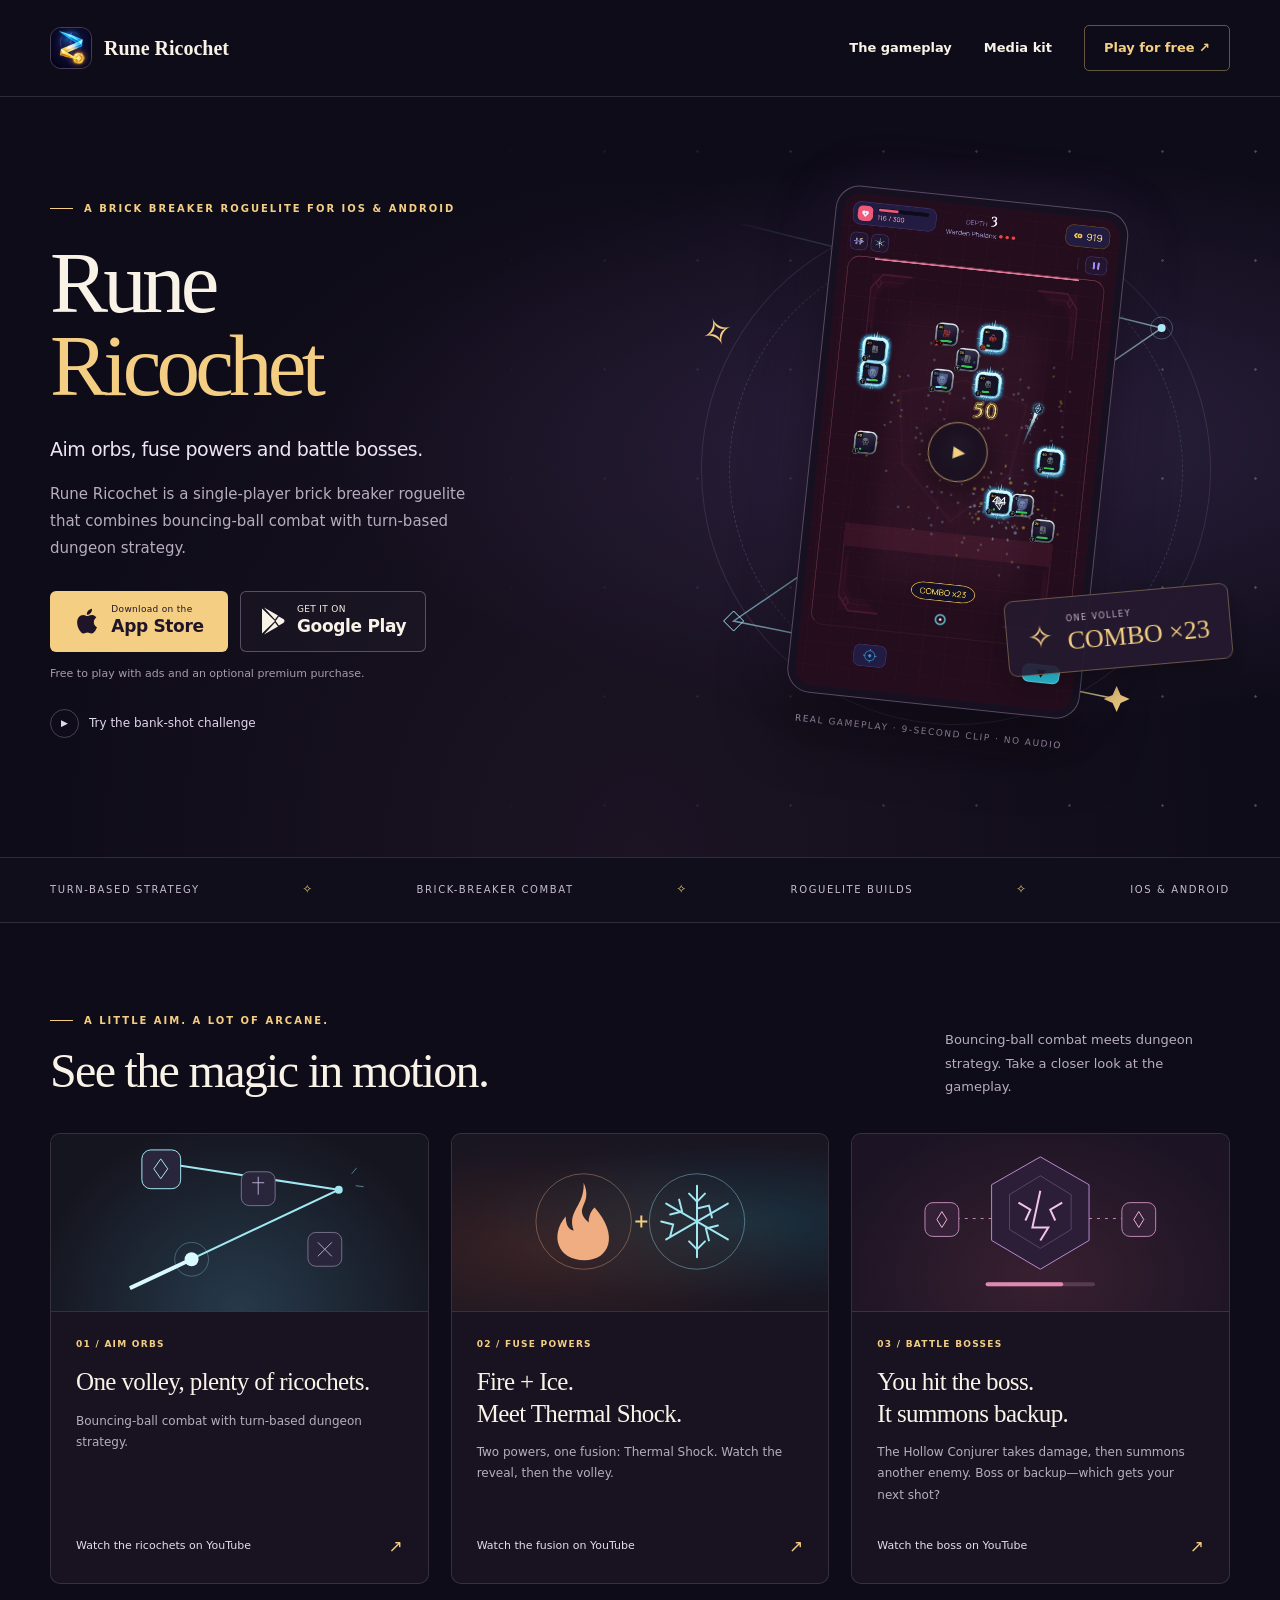
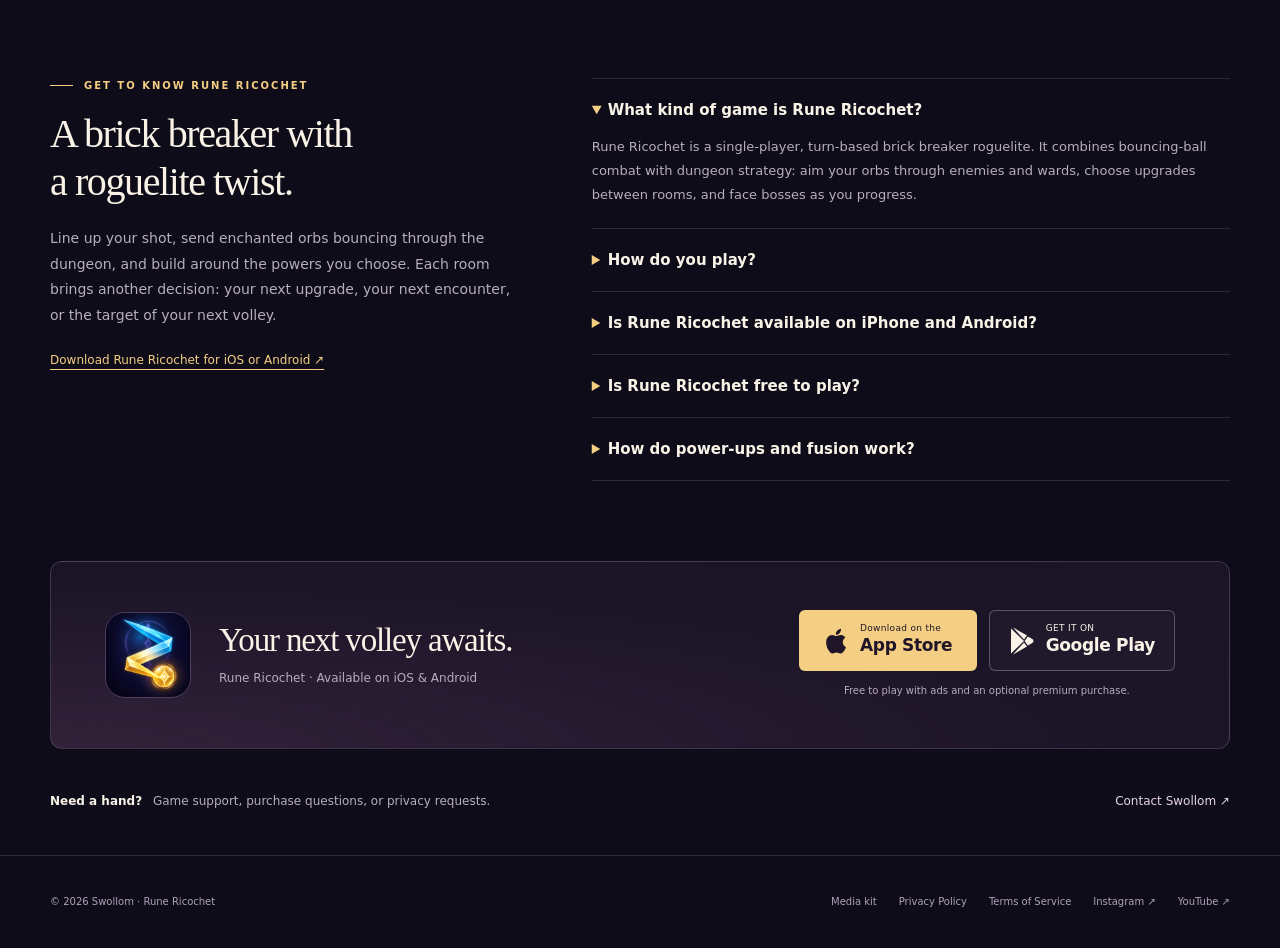
<file: index.html>
<!doctype html>
<html lang="en">
<head>
  <meta charset="utf-8">
  <meta name="google-site-verification" content="2dIx_PiKUmEsmksZgXKaQNvFeVrVb95YOs_nE7Kto1c" />
  <meta name="viewport" content="width=device-width, initial-scale=1">
  <meta name="apple-itunes-app" content="app-id=6818950693">
  <meta name="theme-color" content="#0f0c19">
  <title>Rune Ricochet | Brick Breaker Roguelite for iOS &amp; Android</title>
  <meta name="description" content="Play Rune Ricochet, a free turn-based brick breaker roguelite for iOS and Android. Aim enchanted orbs, fuse powers, and battle dungeon bosses.">
  <link rel="icon" href="/assets/icon.png" type="image/png">
  <link rel="stylesheet" href="/assets/home.css?v=20261124-install">
  <link rel="canonical" href="https://runericochet.com/">
  <meta property="og:type" content="website">
  <meta property="og:title" content="Rune Ricochet | Brick Breaker Roguelite for iOS &amp; Android">
  <meta property="og:description" content="Play Rune Ricochet, a free turn-based brick breaker roguelite for iOS and Android. Aim enchanted orbs, fuse powers, and battle dungeon bosses.">
  <meta property="og:url" content="https://runericochet.com/">
  <meta property="og:image" content="https://runericochet.com/assets/og-image.png">
  <meta property="og:image:width" content="1200">
  <meta property="og:image:height" content="630">
  <meta property="og:image:alt" content="Rune Ricochet combat close-up: an orb streaks past frost-rimmed blocks after a 50-damage hit">
  <meta property="og:site_name" content="Rune Ricochet">
  <meta property="og:locale" content="en_US">
  <meta name="robots" content="max-image-preview:large">
  <meta name="twitter:title" content="Rune Ricochet | Brick Breaker Roguelite for iOS &amp; Android">
  <meta name="twitter:description" content="Play Rune Ricochet, a free turn-based brick breaker roguelite for iOS and Android. Aim enchanted orbs, fuse powers, and battle dungeon bosses.">
  <meta name="twitter:image" content="https://runericochet.com/assets/og-image.png">
  <meta name="twitter:image:alt" content="Rune Ricochet gameplay with enchanted orbs and frost-rimmed enemy blocks">
  <meta name="twitter:card" content="summary_large_image">
  <script type="application/ld+json">
{
  "@context": "https://schema.org",
  "@graph": [
    {
      "@type": "Organization",
      "@id": "https://runericochet.com/#publisher",
      "name": "Swollom",
      "url": "https://runericochet.com/"
    },
    {
      "@type": "VideoGame",
      "@id": "https://runericochet.com/#game",
      "name": "Rune Ricochet",
      "url": "https://runericochet.com/",
      "description": "Rune Ricochet is a free single-player brick breaker roguelite for iOS and Android that combines bouncing-ball combat with turn-based dungeon strategy. Contains ads and an optional premium purchase.",
      "image": "https://runericochet.com/assets/icon.png",
      "screenshot": "https://runericochet.com/assets/gameplay.jpg",
      "applicationCategory": "GameApplication",
      "operatingSystem": [
        "iOS",
        "Android"
      ],
      "gamePlatform": [
        "iOS",
        "Android"
      ],
      "genre": [
        "Brick breaker",
        "Roguelite",
        "Turn-based strategy"
      ],
      "playMode": "https://schema.org/SinglePlayer",
      "inLanguage": "en",
      "isAccessibleForFree": true,
      "publisher": {
        "@id": "https://runericochet.com/#publisher"
      },
      "offers": {
        "@type": "Offer",
        "price": 0,
        "priceCurrency": "USD",
        "url": "https://runericochet.com/#download",
        "description": "Free to play with ads and an optional premium purchase."
      },
      "downloadUrl": [
        "https://apps.apple.com/app/id6818950693",
        "https://play.google.com/store/apps/details?id=com.swollom.runericochet"
      ],
      "sameAs": [
        "https://apps.apple.com/app/id6818950693",
        "https://play.google.com/store/apps/details?id=com.swollom.runericochet",
        "https://www.instagram.com/runericochet/",
        "https://www.youtube.com/channel/UCb0hicGfZTEjO-Ul_pP3jDQ"
      ]
    },
    {
      "@type": "WebPage",
      "@id": "https://runericochet.com/#webpage",
      "url": "https://runericochet.com/",
      "name": "Rune Ricochet | Brick Breaker Roguelite for iOS & Android",
      "description": "Play Rune Ricochet, a free turn-based brick breaker roguelite for iOS and Android. Aim enchanted orbs, fuse powers, and battle dungeon bosses.",
      "inLanguage": "en",
      "mainEntity": {
        "@id": "https://runericochet.com/#game"
      },
      "publisher": {
        "@id": "https://runericochet.com/#publisher"
      },
      "primaryImageOfPage": {
        "@type": "ImageObject",
        "url": "https://runericochet.com/assets/gameplay.jpg",
        "width": 1080,
        "height": 1920
      }
    }
  ]
}
  </script>
</head>
<body>
  <a class="skip" href="#main">Skip to content</a>
  <header class="site-header">
    <div class="header-inner wrap">
      <a class="brand" href="/" aria-current="page"><img src="/assets/icon.png" width="42" height="42" alt=""><span>Rune Ricochet</span></a>
      <nav class="header-nav" aria-label="Main navigation">
        <a class="nav-gameplay" href="#gameplay">The gameplay</a>
        <a class="nav-media" href="/press/">Media kit</a>
        <a class="nav-download" href="#download">Play for free <span aria-hidden="true">↗</span></a>
      </nav>
    </div>
  </header>
  <main id="main">
    <div class="hero-shell">
      <section class="hero wrap" aria-labelledby="game-title">
        <div class="hero-copy">
          <p class="eyebrow">A brick breaker roguelite for iOS &amp; Android</p>
          <h1 id="game-title">Rune <span>Ricochet</span></h1>
          <p class="tagline">Aim orbs, fuse powers and battle bosses.</p>
          <p class="intro">Rune Ricochet is a single-player brick breaker roguelite that combines bouncing-ball combat with turn-based dungeon strategy.</p>
          <div class="store-links">
            <a class="store-button" href="https://apps.apple.com/app/id6818950693" aria-label="Download Rune Ricochet on the App Store"><svg viewBox="0 0 24 28" aria-hidden="true"><path d="M19.3 14.9c0-3 2.5-4.4 2.6-4.5-1.4-2.1-3.6-2.4-4.4-2.4-1.9-.2-3.7 1.1-4.7 1.1S10.4 8 8.8 8c-2.1 0-4 1.2-5.1 3-2.2 3.8-.6 9.5 1.5 12.6 1 1.5 2.2 3.1 3.8 3 1.5-.1 2.1-1 4-1s2.4 1 4.1.9c1.7 0 2.8-1.5 3.8-3 1.1-1.7 1.6-3.3 1.7-3.4-.1 0-3.3-1.3-3.3-5.2ZM16.2 5.9c.9-1.1 1.5-2.6 1.3-4.1-1.3.1-2.9.9-3.8 2-.8 1-1.6 2.5-1.4 4 1.5.1 3-.8 3.9-1.9Z"/></svg><span><small>Download on the</small><strong>App Store</strong></span></a>
            <a class="store-button secondary" href="https://play.google.com/store/apps/details?id=com.swollom.runericochet&amp;referrer=utm_source%3Dsite%26utm_medium%3Dlanding%26utm_campaign%3D2026-10-landing" aria-label="Get Rune Ricochet on Google Play"><svg viewBox="0 0 25 28" aria-hidden="true"><path d="M2 1.5v25l13-12.5L2 1.5Zm2-1 14 8-3 4.1L4 .5Zm14.9 9 4.4 2.6c1.6.9 1.6 2.8 0 3.8l-4.4 2.6-3.3-4.5 3.3-4.5ZM15 15.4l3 4.1-14 8 11-12.1Z"/></svg><span><small>GET IT ON</small><strong>Google Play</strong></span></a>
          </div>
          <p class="store-note">Free to play with ads and an optional premium purchase.</p>
          <a class="hero-watch" href="/bank-shot/"><span class="play-small" aria-hidden="true">▶</span> Try the bank-shot challenge</a>
        </div>
        <div class="hero-art">
          <div class="arcane-ring" aria-hidden="true"></div>
          <svg class="orbit" viewBox="0 0 540 600" fill="none" aria-hidden="true">
            <defs><linearGradient id="trail" x1="40" y1="50" x2="490" y2="530" gradientUnits="userSpaceOnUse"><stop stop-color="#9feeff" stop-opacity="0"/><stop offset=".45" stop-color="#9feeff" stop-opacity=".6"/><stop offset="1" stop-color="#f4cf83"/></linearGradient></defs>
            <path d="M55 54 475 158 47 451 430 529" stroke="url(#trail)" stroke-width="1.5"/>
            <path d="m47 441 10 10-10 10-10-10Z" stroke="#a0e7f1"/>
            <path d="m430 516 4 9 9 4-9 4-4 9-4-9-9-4 9-4Z" fill="#f4cf83"/>
            <circle cx="475" cy="158" r="4" fill="#b6f4ff"/><circle cx="475" cy="158" r="11" stroke="#a0e7f1" stroke-opacity=".3"/>
          </svg>
          <figure class="gameplay-preview">
            <a class="gameplay-watch" href="https://www.youtube.com/shorts/WCiRwfUi3sA" aria-label="Watch the 9-second Rune Ricochet gameplay clip on YouTube" aria-describedby="gameplay-caption">
              <img src="/assets/gameplay.jpg" width="1080" height="1920" fetchpriority="high" alt="Depth 3 combat on the Warden Phalanx board: an orb streaks past frost-rimmed blocks after a 50-damage hit, with COMBO x23 below">
              <span class="preview-play" aria-hidden="true"><span>▶</span></span>
            </a>
            <figcaption id="gameplay-caption">Real gameplay · 9-second clip · no audio</figcaption>
          </figure>
          <div class="combo" aria-hidden="true"><span class="combo-symbol">✧</span><span><small>ONE VOLLEY</small><strong>COMBO ×23</strong></span></div>
        </div>
      </section>
    </div>
    <div class="genre-strip"><div class="wrap"><span>Turn-based strategy</span><i aria-hidden="true">✧</i><span>Brick-breaker combat</span><i aria-hidden="true">✧</i><span>Roguelite builds</span><i aria-hidden="true">✧</i><span>iOS &amp; Android</span></div></div>
    <section id="gameplay" class="gameplay-section wrap" aria-labelledby="gameplay-heading">
      <div class="section-heading"><div><p class="eyebrow">A little aim. A lot of arcane.</p><h2 id="gameplay-heading">See the magic in motion.</h2></div><p>Bouncing-ball combat meets dungeon strategy. Take a closer look at the gameplay.</p></div>
      <div class="feature-grid">
        <a class="feature-card" href="https://www.youtube.com/shorts/WCiRwfUi3sA">
          <div class="feature-art" aria-hidden="true">
            <svg viewBox="0 0 340 178" fill="none"><path d="M60 155 270 56 98 30" stroke="#a0e7f1" stroke-width="2"/><path d="m60 155 62-29" stroke="#d8faff" stroke-width="4"/><circle cx="122" cy="126" r="7" fill="#d8faff"/><circle cx="122" cy="126" r="17" stroke="#a0e7f1" stroke-opacity=".3"/><rect x="72" y="16" width="39" height="39" rx="9" fill="#29263b" stroke="#a0e7f1"/><path d="m91 25 7 10-7 10-7-10Z" stroke="#a0e7f1"/><rect x="172" y="38" width="34" height="34" rx="8" fill="#29263b" stroke="#74708a"/><path d="M183 49h12m-6-6v18" stroke="#b6a9ce"/><rect x="239" y="99" width="34" height="34" rx="8" fill="#29263b" stroke="#74708a"/><path d="m249 109 14 14m0-14-14 14" stroke="#b6a9ce"/><circle cx="270" cy="56" r="4" fill="#a0e7f1"/><path d="m283 40 5-6m-1 18 8 1" stroke="#a0e7f1" stroke-opacity=".5"/></svg>
          </div>
          <div class="feature-copy"><span class="card-index">01 / AIM ORBS</span><h3>One volley, plenty of ricochets.</h3><p>Bouncing-ball combat with turn-based dungeon strategy.</p><span class="card-link">Watch the ricochets on YouTube <b aria-hidden="true">↗</b></span></div>
        </a>
        <a class="feature-card" href="https://www.youtube.com/shorts/2ly2OXIb9ec">
          <div class="feature-art fusion" aria-hidden="true">
            <svg viewBox="0 0 340 178" fill="none"><circle cx="113" cy="88" r="48" stroke="#efad8160"/><circle cx="227" cy="88" r="48" stroke="#9feeff60"/><path d="M113 49c10 23-12 24 5 40 0-10 6-15 6-15 25 28 15 53-10 53-28 0-35-26-19-44 0 14 8 14 8 14-7-20 11-24 10-48Z" fill="#efad81"/><path d="M227 52v72m-31-54 62 36m-62 0 62-36m-39-10 8 8 8-8m-8 56-8-8m8 8 8-8m-35-27 12-3-3-12m39 26-12 3 3 12m-39-4 3-12-12-3m51-4-3-12-12 3" stroke="#a0e7f1" stroke-width="2" stroke-linecap="round"/><path d="M165 88h12m-6-6v12" stroke="#f4cf83" stroke-width="2"/></svg>
          </div>
          <div class="feature-copy"><span class="card-index">02 / FUSE POWERS</span><h3>Fire + Ice.<br>Meet Thermal Shock.</h3><p>Two powers, one fusion: Thermal Shock. Watch the reveal, then the volley.</p><span class="card-link">Watch the fusion on YouTube <b aria-hidden="true">↗</b></span></div>
        </a>
        <a class="feature-card" href="https://www.youtube.com/shorts/amjREWS9NNE">
          <div class="feature-art boss" aria-hidden="true">
            <svg viewBox="0 0 340 178" fill="none"><path d="M170 23 219 51v56l-49 29-49-29V51Z" fill="#2c1e37" stroke="#b98acf"/><path d="m170 42 31 19v35l-31 19-31-19V61Z" stroke="#b98acf55"/><path d="m148 69 12 7-5 11m37-18-12 7 5 11m-15-30-8 37h16l-8 13" stroke="#f1c4ea" stroke-width="2"/><path d="M121 85H88m131 0h33" stroke="#bd87b2" stroke-dasharray="3 5"/><rect x="54" y="69" width="34" height="34" rx="8" fill="#352137" stroke="#bd87b2"/><rect x="252" y="69" width="34" height="34" rx="8" fill="#352137" stroke="#bd87b2"/><path d="m71 78 5 8-5 8-5-8Zm198 0 5 8-5 8-5-8Z" stroke="#efb2d3"/><path d="M117 151h106" stroke="#efb2d333" stroke-width="4" stroke-linecap="round"/><path d="M117 151h74" stroke="#df89b2" stroke-width="4" stroke-linecap="round"/></svg>
          </div>
          <div class="feature-copy"><span class="card-index">03 / BATTLE BOSSES</span><h3>You hit the boss.<br>It summons backup.</h3><p>The Hollow Conjurer takes damage, then summons another enemy. Boss or backup—which gets your next shot?</p><span class="card-link">Watch the boss on YouTube <b aria-hidden="true">↗</b></span></div>
        </a>
      </div>
    </section>
    <section id="about" class="about-game wrap" aria-labelledby="about-heading">
      <div class="about-intro">
        <p class="eyebrow">Get to know Rune Ricochet</p>
        <h2 id="about-heading">A brick breaker with a roguelite twist.</h2>
        <p>Line up your shot, send enchanted orbs bouncing through the dungeon, and build around the powers you choose. Each room brings another decision: your next upgrade, your next encounter, or the target of your next volley.</p>
        <a href="#download">Download Rune Ricochet for iOS or Android <span aria-hidden="true">↗</span></a>
      </div>
      <div class="game-questions">
        <details open>
          <summary>What kind of game is Rune Ricochet?</summary>
          <p>Rune Ricochet is a single-player, turn-based brick breaker roguelite. It combines bouncing-ball combat with dungeon strategy: aim your orbs through enemies and wards, choose upgrades between rooms, and face bosses as you progress.</p>
        </details>
        <details>
          <summary>How do you play?</summary>
          <p>Drag to aim, then release to fire a volley of enchanted orbs. Use wall bounces to reach targets and chain hits. Read enemy intents before your next shot, then choose your rewards and the next encounter between rooms. The game uses portrait controls.</p>
        </details>
        <details>
          <summary>Is Rune Ricochet available on iPhone and Android?</summary>
          <p>Yes. Rune Ricochet is available for iPhone and iPad on the <a href="https://apps.apple.com/app/id6818950693">App Store</a> and for Android on <a href="https://play.google.com/store/apps/details?id=com.swollom.runericochet&amp;referrer=utm_source%3Dsite%26utm_medium%3Dlanding%26utm_campaign%3D2026-10-landing">Google Play</a>.</p>
        </details>
        <details>
          <summary>Is Rune Ricochet free to play?</summary>
          <p>Yes. The game is free to play with ads and an optional premium purchase. For purchase details and support, see the <a href="/terms/">Terms of Service</a>.</p>
        </details>
        <details>
          <summary>How do power-ups and fusion work?</summary>
          <p>Choose upgrades as you clear rooms, add orbs, and strengthen abilities through tiers. Compatible powers can fuse into new effects. For example, fire and ice combine into Thermal Shock: <a href="https://www.youtube.com/shorts/2ly2OXIb9ec">watch the fusion reveal and volley</a>.</p>
        </details>
      </div>
    </section>
    <section id="download" class="download wrap" aria-labelledby="download-heading">
      <div class="download-copy"><img src="/assets/icon.png" width="86" height="86" alt="" loading="lazy"><div><h2 id="download-heading">Your next volley awaits.</h2><p>Rune Ricochet · Available on iOS &amp; Android</p></div></div>
      <div class="download-actions"><div class="store-links">
            <a class="store-button" href="https://apps.apple.com/app/id6818950693" aria-label="Download Rune Ricochet on the App Store"><svg viewBox="0 0 24 28" aria-hidden="true"><path d="M19.3 14.9c0-3 2.5-4.4 2.6-4.5-1.4-2.1-3.6-2.4-4.4-2.4-1.9-.2-3.7 1.1-4.7 1.1S10.4 8 8.8 8c-2.1 0-4 1.2-5.1 3-2.2 3.8-.6 9.5 1.5 12.6 1 1.5 2.2 3.1 3.8 3 1.5-.1 2.1-1 4-1s2.4 1 4.1.9c1.7 0 2.8-1.5 3.8-3 1.1-1.7 1.6-3.3 1.7-3.4-.1 0-3.3-1.3-3.3-5.2ZM16.2 5.9c.9-1.1 1.5-2.6 1.3-4.1-1.3.1-2.9.9-3.8 2-.8 1-1.6 2.5-1.4 4 1.5.1 3-.8 3.9-1.9Z"/></svg><span><small>Download on the</small><strong>App Store</strong></span></a>
            <a class="store-button secondary" href="https://play.google.com/store/apps/details?id=com.swollom.runericochet&amp;referrer=utm_source%3Dsite%26utm_medium%3Dlanding%26utm_campaign%3D2026-10-landing" aria-label="Get Rune Ricochet on Google Play"><svg viewBox="0 0 25 28" aria-hidden="true"><path d="M2 1.5v25l13-12.5L2 1.5Zm2-1 14 8-3 4.1L4 .5Zm14.9 9 4.4 2.6c1.6.9 1.6 2.8 0 3.8l-4.4 2.6-3.3-4.5 3.3-4.5ZM15 15.4l3 4.1-14 8 11-12.1Z"/></svg><span><small>GET IT ON</small><strong>Google Play</strong></span></a>
          </div>
          <p class="store-note">Free to play with ads and an optional premium purchase.</p></div>
    </section>
    <section class="support wrap" aria-label="Support"><p><strong>Need a hand?</strong> Game support, purchase questions, or privacy requests.</p><a href="mailto:mikef907@gmail.com">Contact Swollom <span aria-hidden="true">↗</span></a></section>
  </main>
  <footer class="site-footer"><div class="footer-inner wrap"><span>© 2026 Swollom · Rune Ricochet</span><nav aria-label="Footer navigation"><a href="/press/">Media kit</a><a href="/privacy/">Privacy Policy</a><a href="/terms/">Terms of Service</a><a href="https://www.instagram.com/runericochet/" aria-label="Rune Ricochet on Instagram">Instagram ↗</a><a href="https://www.youtube.com/channel/UCb0hicGfZTEjO-Ul_pP3jDQ" aria-label="Rune Ricochet on YouTube">YouTube ↗</a></nav></div></footer>
</body>
</html>
</file>
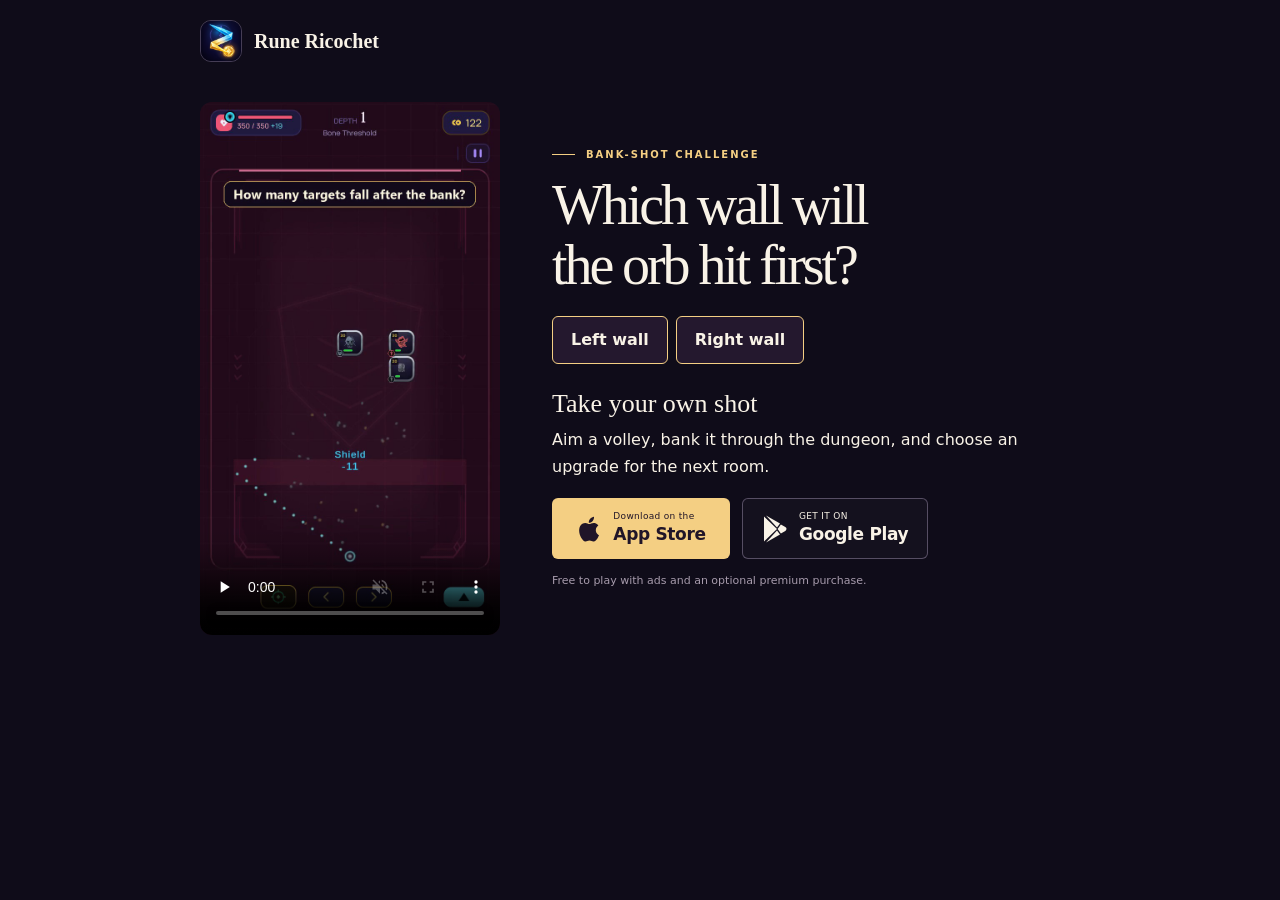
<file: bank-shot/index.html>
<!doctype html>
<html lang="en"><head>
<meta charset="utf-8">
<meta name="viewport" content="width=device-width, initial-scale=1">
<meta name="apple-itunes-app" content="app-id=6818950693">
<title>Bank-shot challenge | Rune Ricochet</title>
<meta name="description" content="Read the opening board, pick the wall the orb will hit first, and watch the shot in Rune Ricochet.">
<link rel="canonical" href="https://runericochet.com/bank-shot/">
<meta property="og:title" content="Which wall will the orb hit first?">
<meta property="og:description" content="Pick a wall and watch this eight-second Rune Ricochet bank shot.">
<meta property="og:image" content="https://runericochet.com/bank-shot/opening.jpg">
<meta property="og:url" content="https://runericochet.com/bank-shot/">
<link rel="stylesheet" href="../assets/home.css?v=20261124-install">
<link rel="stylesheet" href="challenge.css">
</head><body>
<header><a class="brand" href="../"><img src="../assets/icon.png" alt="" width="42" height="42">Rune Ricochet</a></header>
<main>
<div class="board"><video controls playsinline muted preload="none" poster="opening.jpg" aria-label="Bank shot in the Bone Threshold room" src="bank-shot.mp4"></video></div>
<section><p class="eyebrow">Bank-shot challenge</p>
<h1>Which wall will the orb hit first?</h1>
<div id="choices" hidden><button type="button" value="left">Left wall</button><button type="button" value="right">Right wall</button></div>
<p id="answer" role="status"></p>
<div id="referral" hidden>
  <button id="share" type="button">Challenge a friend</button>
  <span id="share-status" role="status"></span>
  <input id="share-url" type="url" aria-label="Challenge link to copy" readonly hidden>
</div>
<noscript><p>Make your pick, then press play to see the shot.</p></noscript>
<h2>Take your own shot</h2>
<p>Aim a volley, bank it through the dungeon, and choose an upgrade for the next room.</p>
<div class="store-links">
            <a class="store-button" href="https://apps.apple.com/app/id6818950693" aria-label="Download Rune Ricochet on the App Store"><svg viewBox="0 0 24 28" aria-hidden="true"><path d="M19.3 14.9c0-3 2.5-4.4 2.6-4.5-1.4-2.1-3.6-2.4-4.4-2.4-1.9-.2-3.7 1.1-4.7 1.1S10.4 8 8.8 8c-2.1 0-4 1.2-5.1 3-2.2 3.8-.6 9.5 1.5 12.6 1 1.5 2.2 3.1 3.8 3 1.5-.1 2.1-1 4-1s2.4 1 4.1.9c1.7 0 2.8-1.5 3.8-3 1.1-1.7 1.6-3.3 1.7-3.4-.1 0-3.3-1.3-3.3-5.2ZM16.2 5.9c.9-1.1 1.5-2.6 1.3-4.1-1.3.1-2.9.9-3.8 2-.8 1-1.6 2.5-1.4 4 1.5.1 3-.8 3.9-1.9Z"/></svg><span><small>Download on the</small><strong>App Store</strong></span></a>
            <a class="store-button secondary" href="https://play.google.com/store/apps/details?id=com.swollom.runericochet&amp;referrer=utm_source%3Dsite%26utm_medium%3Dchallenge%26utm_campaign%3Dbank-shot" aria-label="Get Rune Ricochet on Google Play"><svg viewBox="0 0 25 28" aria-hidden="true"><path d="M2 1.5v25l13-12.5L2 1.5Zm2-1 14 8-3 4.1L4 .5Zm14.9 9 4.4 2.6c1.6.9 1.6 2.8 0 3.8l-4.4 2.6-3.3-4.5 3.3-4.5ZM15 15.4l3 4.1-14 8 11-12.1Z"/></svg><span><small>GET IT ON</small><strong>Google Play</strong></span></a>
          </div>
<p class="store-note">Free to play with ads and an optional premium purchase.</p>
</section></main>
<script src="challenge.js"></script>
</body></html>
</file>
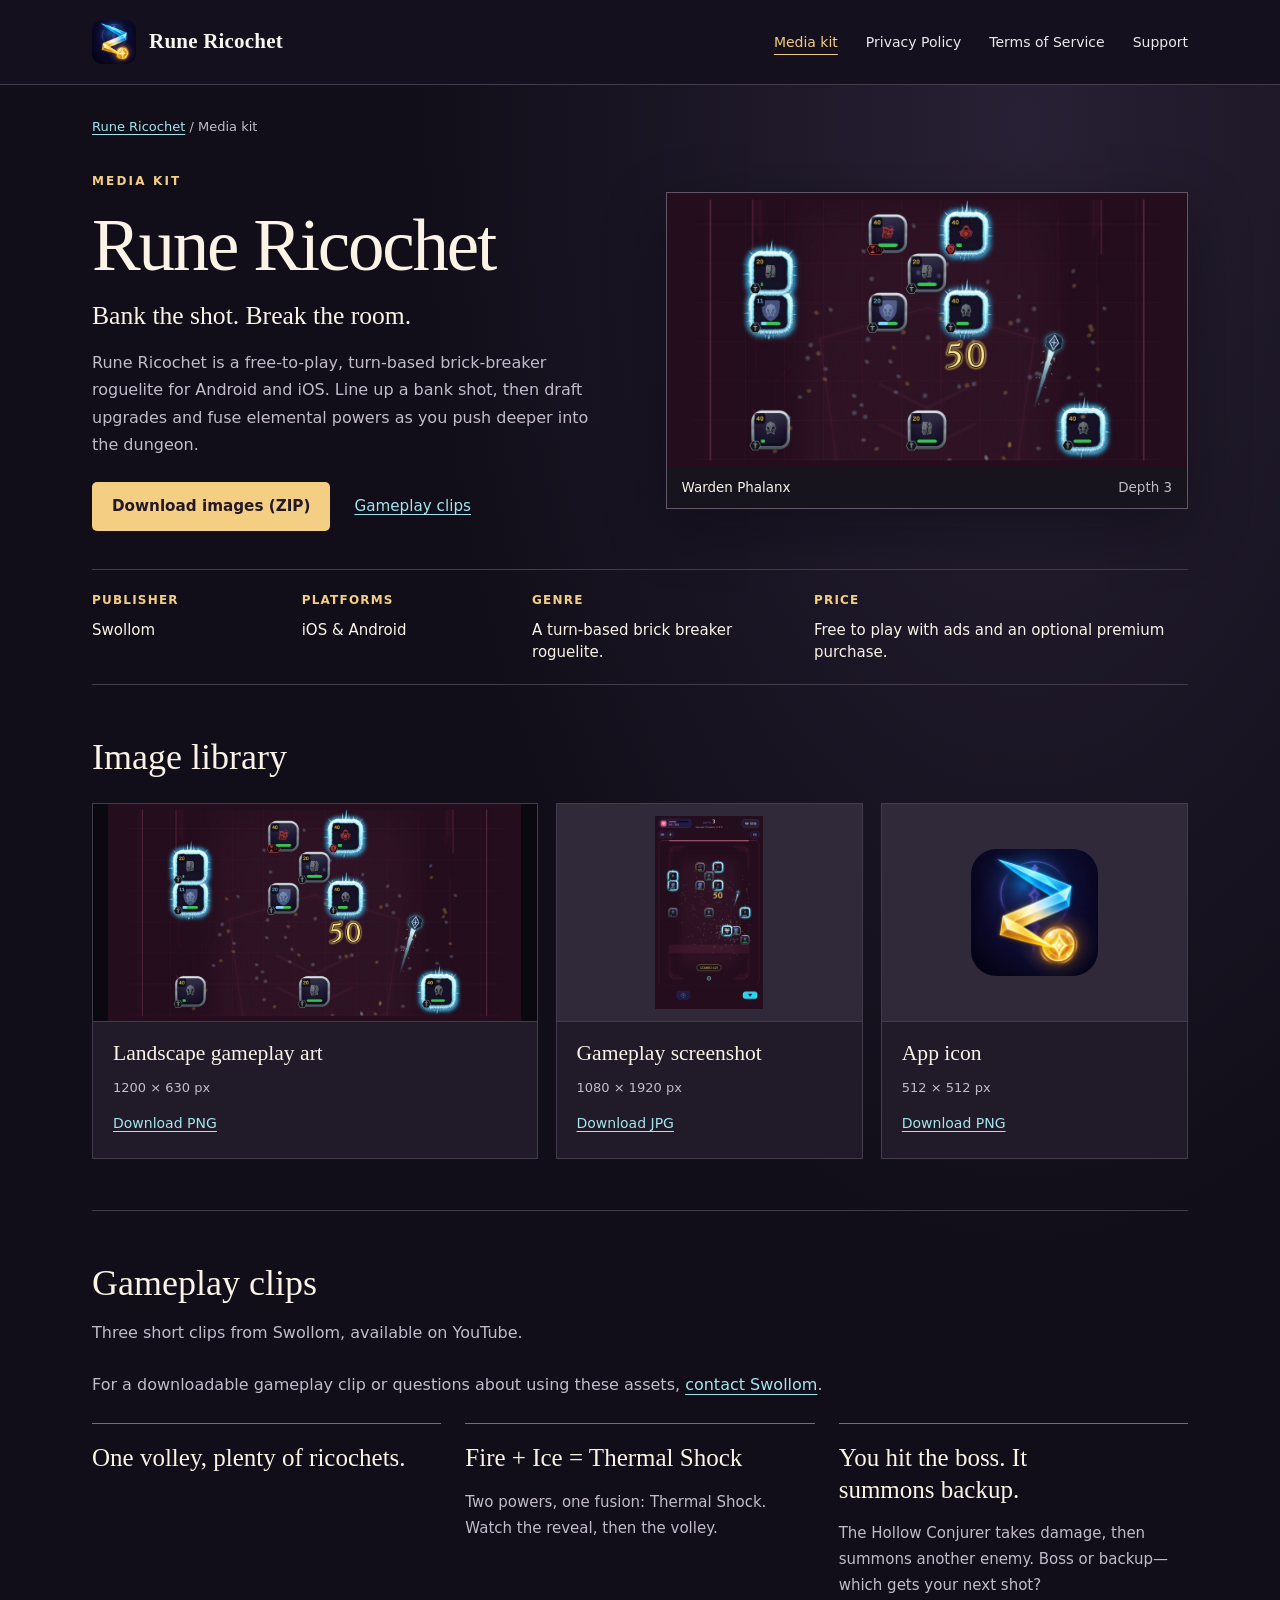
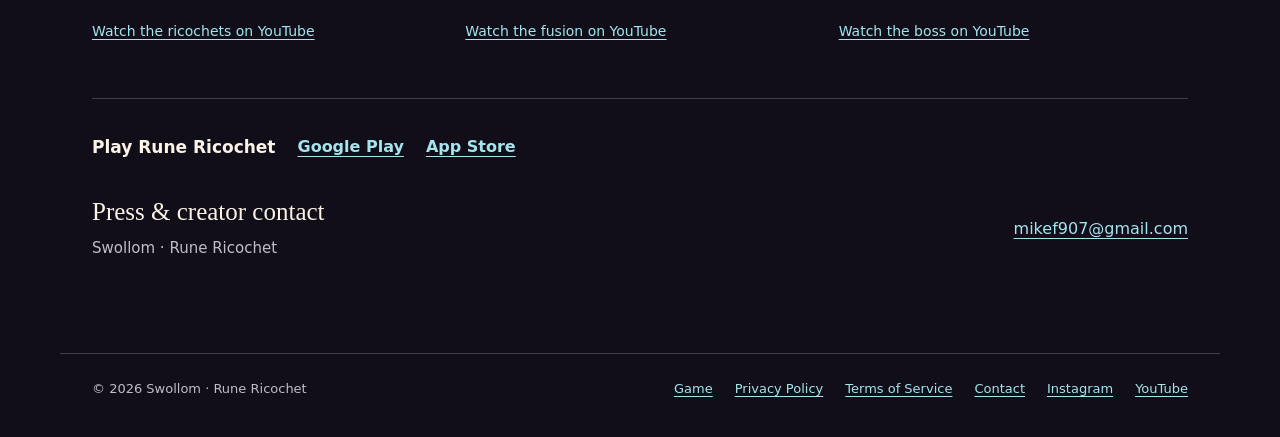
<file: press/index.html>
<!doctype html>
<html lang="en">
<head>
  <meta charset="utf-8">
  <meta name="viewport" content="width=device-width, initial-scale=1">
  <title>Rune Ricochet Media Kit | Gameplay, Screenshots &amp; Game Info</title>
  <meta name="description" content="Official Rune Ricochet media kit: gameplay videos, screenshots, app icon, iOS and Android download links, and press contact information from Swollom.">
  <link rel="icon" href="/assets/icon.png" type="image/png">
  <link rel="stylesheet" href="/assets/styles.css?v=20261107">
  <link rel="stylesheet" href="/assets/press.css">
  <link rel="canonical" href="https://runericochet.com/press/">
  <meta property="og:type" content="website">
  <meta property="og:title" content="Rune Ricochet Media Kit | Gameplay, Screenshots &amp; Game Info">
  <meta property="og:description" content="Official Rune Ricochet media kit: gameplay videos, screenshots, app icon, iOS and Android download links, and press contact information from Swollom.">
  <meta property="og:url" content="https://runericochet.com/press/">
  <meta property="og:image" content="https://runericochet.com/assets/og-image.png">
  <meta property="og:image:width" content="1200">
  <meta property="og:image:height" content="630">
  <meta property="og:image:alt" content="Rune Ricochet combat close-up: an orb streaks past frost-rimmed blocks after a 50-damage hit">
  <meta property="og:site_name" content="Rune Ricochet">
  <meta property="og:locale" content="en_US">
  <meta name="robots" content="max-image-preview:large">
  <meta name="twitter:title" content="Rune Ricochet Media Kit | Gameplay, Screenshots &amp; Game Info">
  <meta name="twitter:description" content="Official Rune Ricochet media kit: gameplay videos, screenshots, app icon, iOS and Android download links, and press contact information from Swollom.">
  <meta name="twitter:image" content="https://runericochet.com/assets/og-image.png">
  <meta name="twitter:image:alt" content="Rune Ricochet gameplay with enchanted orbs and frost-rimmed enemy blocks">
  <meta name="twitter:card" content="summary_large_image">
  <script type="application/ld+json">
{
  "@context": "https://schema.org",
  "@graph": [
    {
      "@type": "WebPage",
      "@id": "https://runericochet.com/press/#webpage",
      "url": "https://runericochet.com/press/",
      "name": "Rune Ricochet Media Kit | Gameplay, Screenshots & Game Info",
      "description": "Official Rune Ricochet media kit: gameplay videos, screenshots, app icon, iOS and Android download links, and press contact information from Swollom.",
      "inLanguage": "en",
      "about": {
        "@id": "https://runericochet.com/#game"
      },
      "breadcrumb": {
        "@id": "https://runericochet.com/press/#breadcrumb"
      }
    },
    {
      "@type": "BreadcrumbList",
      "@id": "https://runericochet.com/press/#breadcrumb",
      "itemListElement": [
        {
          "@type": "ListItem",
          "position": 1,
          "name": "Rune Ricochet",
          "item": "https://runericochet.com/"
        },
        {
          "@type": "ListItem",
          "position": 2,
          "name": "Media kit",
          "item": "https://runericochet.com/press/"
        }
      ]
    }
  ]
}
  </script>
</head>
<body>
  <a class="skip" href="#main">Skip to content</a>
  <header class="site-header"><div class="header-inner">
    <a class="brand" href="/"><img src="/assets/icon.png" width="44" height="44" alt=""><span>Rune Ricochet</span></a>
    <nav class="header-nav" aria-label="Main navigation"><a href="/press/" aria-current="page">Media kit</a><a href="/privacy/">Privacy Policy</a><a href="/terms/">Terms of Service</a><a href="mailto:mikef907@gmail.com">Support</a></nav>
  </div></header>
  <main id="main" class="press">
    <header>
      <nav class="back-link" aria-label="Breadcrumb"><a href="/">Rune Ricochet</a> <span aria-hidden="true">/</span> <span aria-current="page">Media kit</span></nav>
      <div class="kit-hero">
        <div class="hero-copy">
          <p class="eyebrow">Media kit</p>
          <h1>Rune Ricochet</h1>
          <p class="tagline">Bank the shot. Break the room.</p>
          <p class="intro">Rune Ricochet is a free-to-play, turn-based brick-breaker roguelite for Android and iOS. Line up a bank shot, then draft upgrades and fuse elemental powers as you push deeper into the dungeon.</p>
          <div class="kit-actions">
            <a class="download-kit" href="/assets/rune-ricochet-images.zip" download>Download images (ZIP)</a>
            <a href="#clips-heading">Gameplay clips</a>
          </div>
        </div>
        <figure class="cover">
          <img src="/assets/og-image.png" width="1200" height="630" alt="An orb ricochets between frost-rimmed blocks on the dungeon board.">
          <figcaption>Warden Phalanx <span>Depth 3</span></figcaption>
        </figure>
      </div>
      <dl class="press-facts">
        <div><dt>Publisher</dt><dd>Swollom</dd></div>
        <div><dt>Platforms</dt><dd>iOS &amp; Android</dd></div>
        <div><dt>Genre</dt><dd>A turn-based brick breaker roguelite.</dd></div>
        <div><dt>Price</dt><dd>Free to play with ads and an optional premium purchase.</dd></div>
      </dl>
    </header>
    <section class="press-section" aria-labelledby="images-heading">
      <h2 id="images-heading">Image library</h2>
      <div class="image-assets">
        <figure class="image-asset">
          <div class="asset-preview wide"><img src="/assets/og-image.png" width="1200" height="630" alt="Close-up of the Warden Phalanx board" loading="lazy"></div>
          <figcaption><h3>Landscape gameplay art</h3><p>1200 × 630 px</p><a href="/assets/og-image.png" download aria-label="Download landscape gameplay art (PNG)">Download PNG</a></figcaption>
        </figure>
        <figure class="image-asset">
          <div class="asset-preview portrait"><img src="/assets/gameplay.jpg" width="1080" height="1920" alt="Full portrait capture showing the dungeon board and a 23-hit combo" loading="lazy"></div>
          <figcaption><h3>Gameplay screenshot</h3><p>1080 × 1920 px</p><a href="/assets/gameplay.jpg" download aria-label="Download gameplay screenshot (JPG)">Download JPG</a></figcaption>
        </figure>
        <figure class="image-asset">
          <div class="asset-preview icon"><img src="/assets/icon.png" width="512" height="512" alt="Rune Ricochet app icon" loading="lazy"></div>
          <figcaption><h3>App icon</h3><p>512 × 512 px</p><a href="/assets/icon.png" download aria-label="Download app icon (PNG)">Download PNG</a></figcaption>
        </figure>
      </div>
    </section>
    <section class="press-section" aria-labelledby="clips-heading">
      <h2 id="clips-heading">Gameplay clips</h2>
      <p>Three short clips from Swollom, available on YouTube.</p>
      <p>For a downloadable gameplay clip or questions about using these assets, <a href="mailto:mikef907@gmail.com?subject=Rune%20Ricochet%20creator%20assets">contact Swollom</a>.</p>
      <div class="feature-grid">
        <article class="feature-card">
          <h3>One volley, plenty of ricochets.</h3>
          <ul class="asset-links">
            <li><a href="https://www.youtube.com/shorts/WCiRwfUi3sA">Watch the ricochets on YouTube</a></li>
          </ul>
        </article>
        <article class="feature-card">
          <h3>Fire + Ice = Thermal Shock</h3>
          <p>Two powers, one fusion: Thermal Shock. Watch the reveal, then the volley.</p>
          <ul class="asset-links"><li><a href="https://www.youtube.com/shorts/2ly2OXIb9ec">Watch the fusion on YouTube</a></li></ul>
        </article>
        <article class="feature-card">
          <h3>You hit the boss. It summons backup.</h3>
          <p>The Hollow Conjurer takes damage, then summons another enemy. Boss or backup—which gets your next shot?</p>
          <ul class="asset-links"><li><a href="https://www.youtube.com/shorts/amjREWS9NNE">Watch the boss on YouTube</a></li></ul>
        </article>
      </div>
    </section>
      <div class="store-links"><strong>Play Rune Ricochet</strong><a class="cta" href="https://play.google.com/store/apps/details?id=com.swollom.runericochet&amp;referrer=utm_source%3Dsite%26utm_medium%3Dlanding%26utm_campaign%3D2026-10-landing">Google Play</a><a class="cta" href="https://apps.apple.com/app/id6818950693">App Store</a></div>
    <section class="support" aria-labelledby="contact-heading"><div><h2 id="contact-heading">Press &amp; creator contact</h2><p>Swollom · Rune Ricochet</p></div><a class="contact-link" href="mailto:mikef907@gmail.com">mikef907@gmail.com</a></section>
  </main>
  <footer class="site-footer"><span>© 2026 Swollom · Rune Ricochet</span><nav aria-label="Footer navigation"><a href="/">Game</a><a href="/privacy/">Privacy Policy</a><a href="/terms/">Terms of Service</a><a href="mailto:mikef907@gmail.com">Contact</a><a href="https://www.instagram.com/runericochet/" aria-label="Rune Ricochet on Instagram">Instagram</a><a href="https://www.youtube.com/channel/UCb0hicGfZTEjO-Ul_pP3jDQ" aria-label="Rune Ricochet on YouTube">YouTube</a></nav></footer>
</body>
</html>
</file>
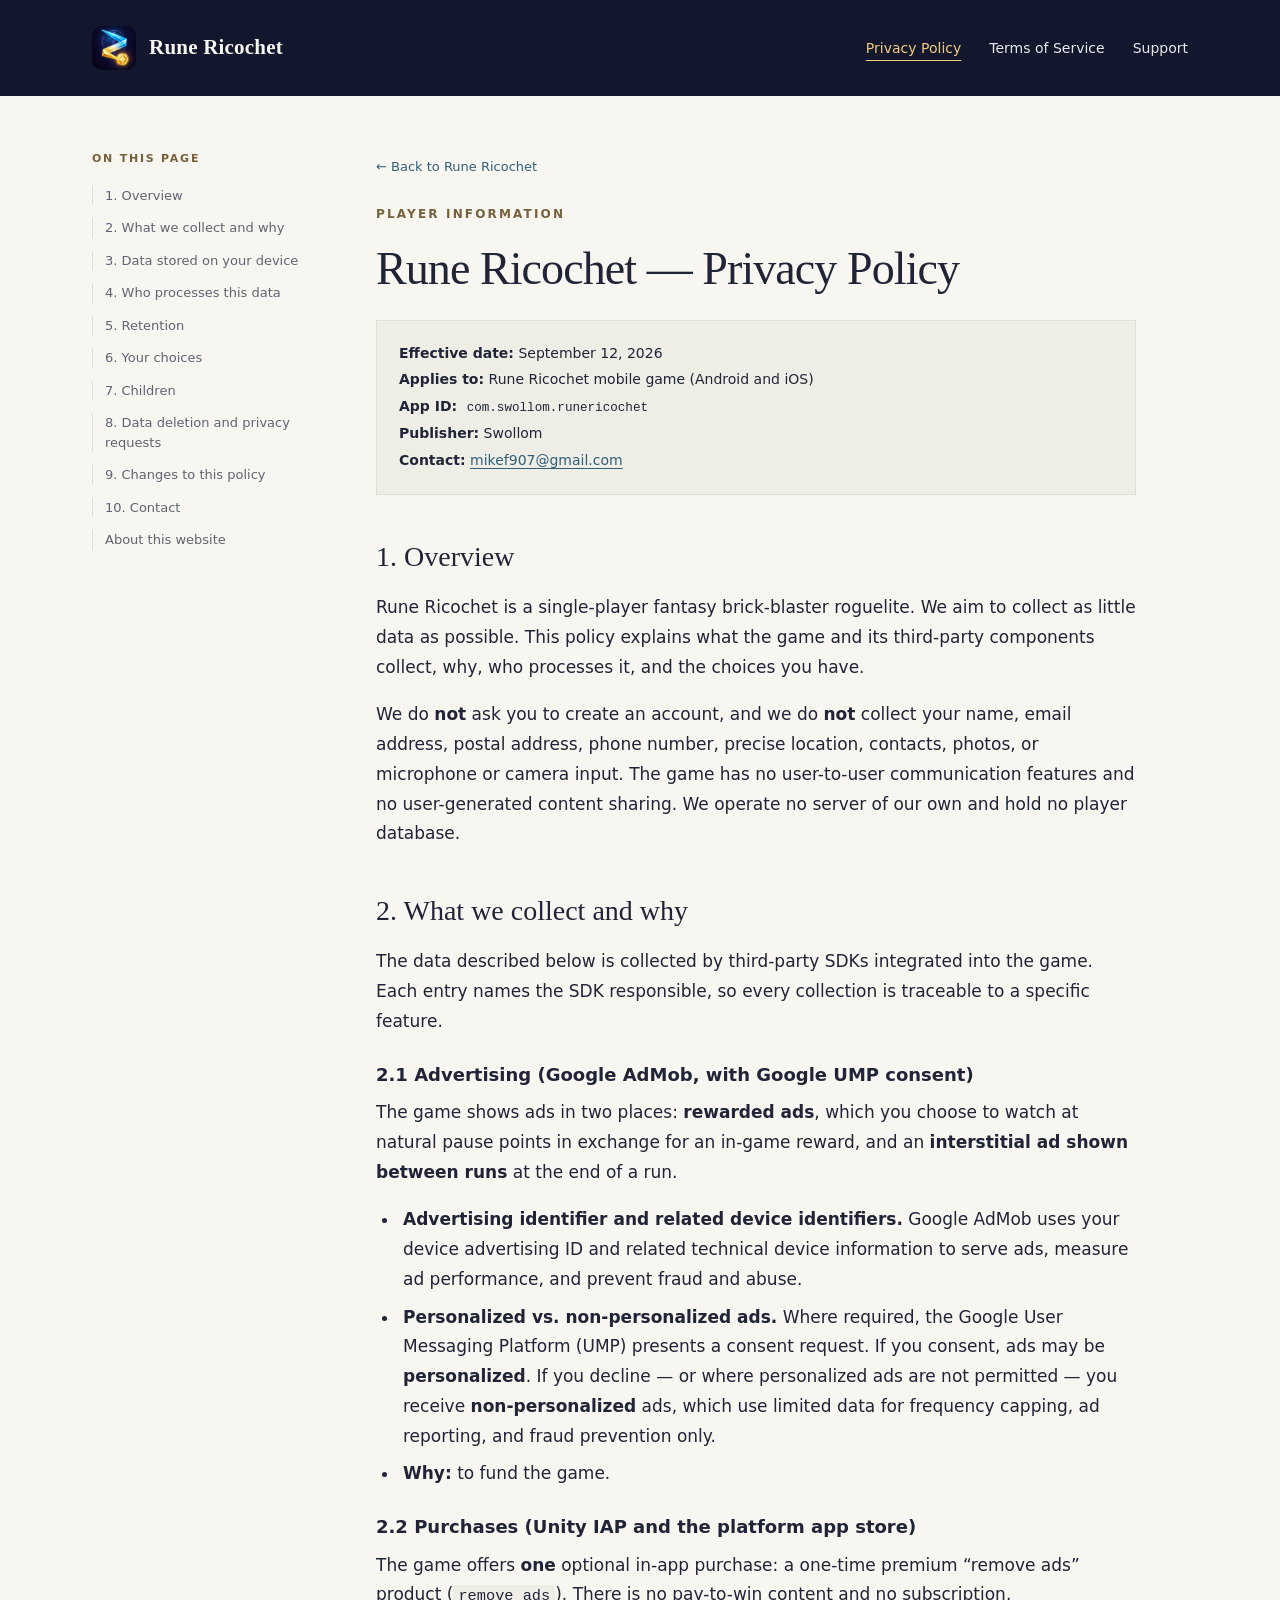
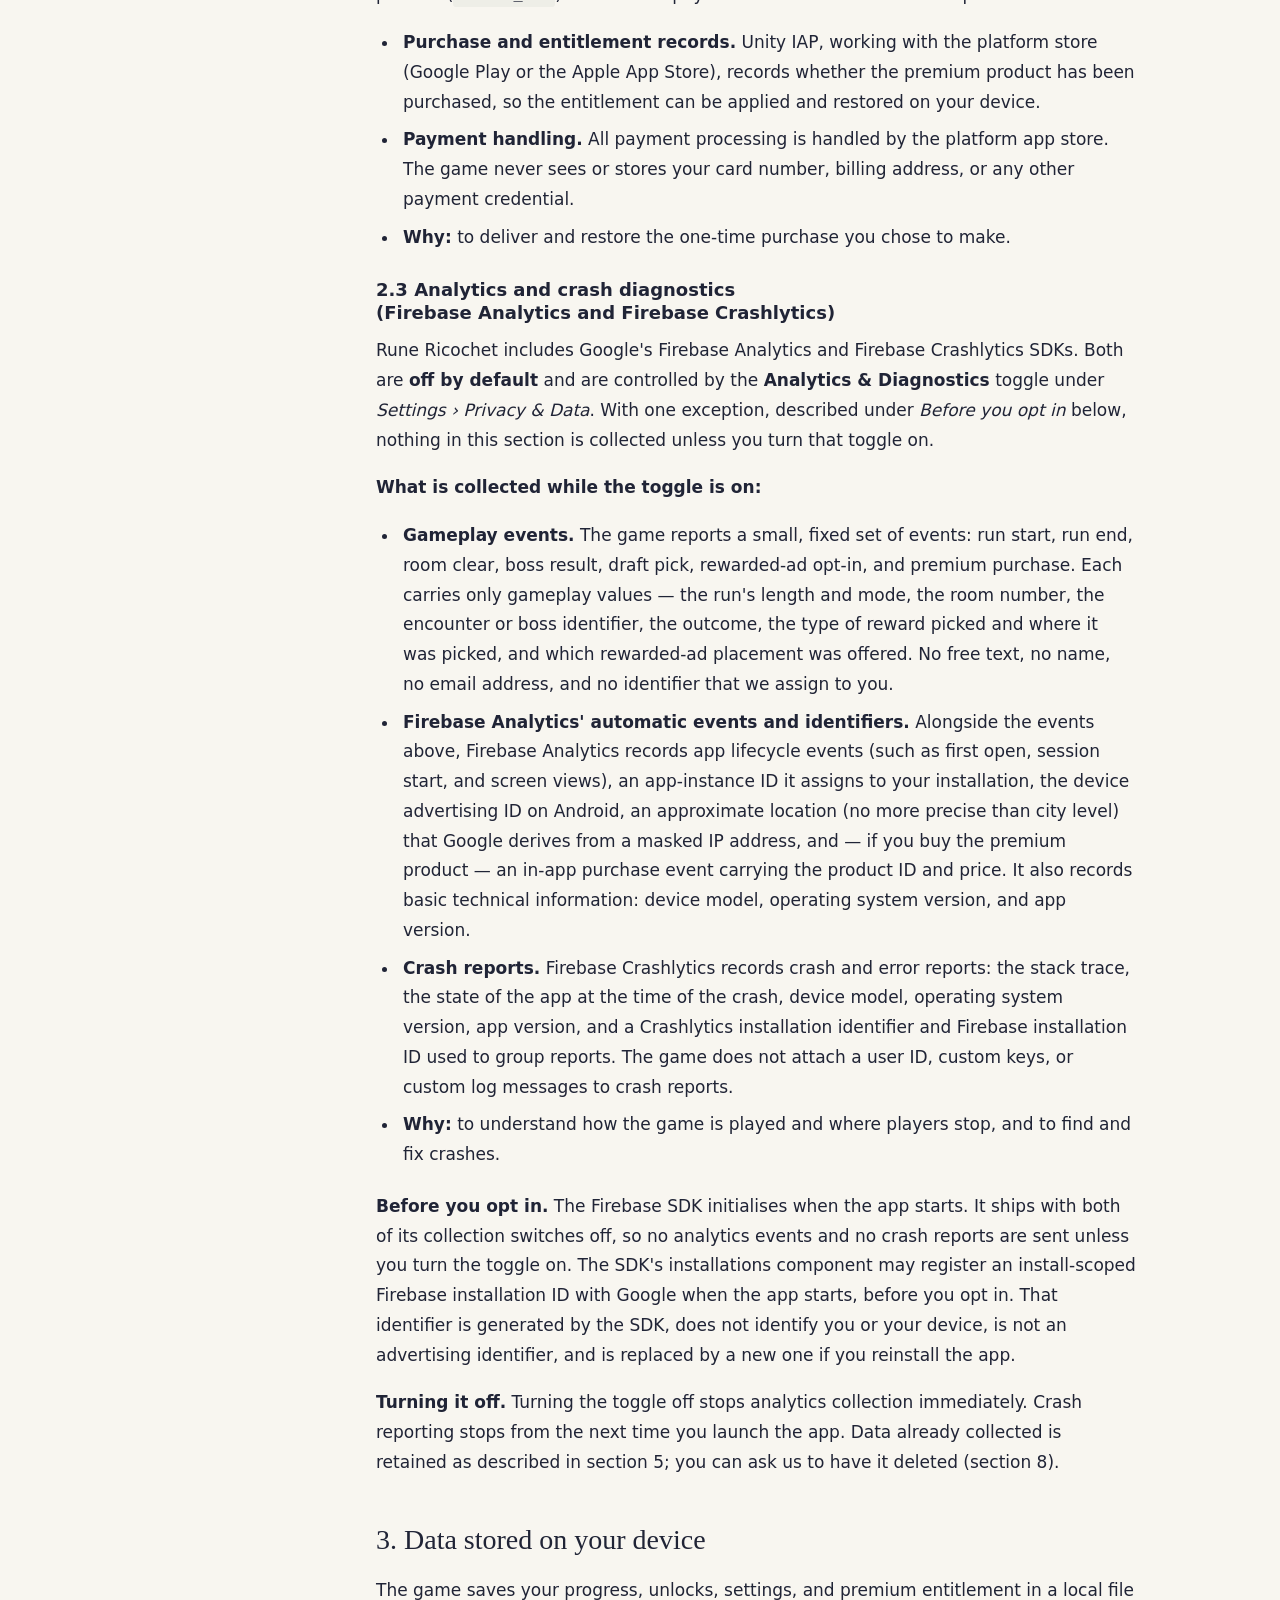
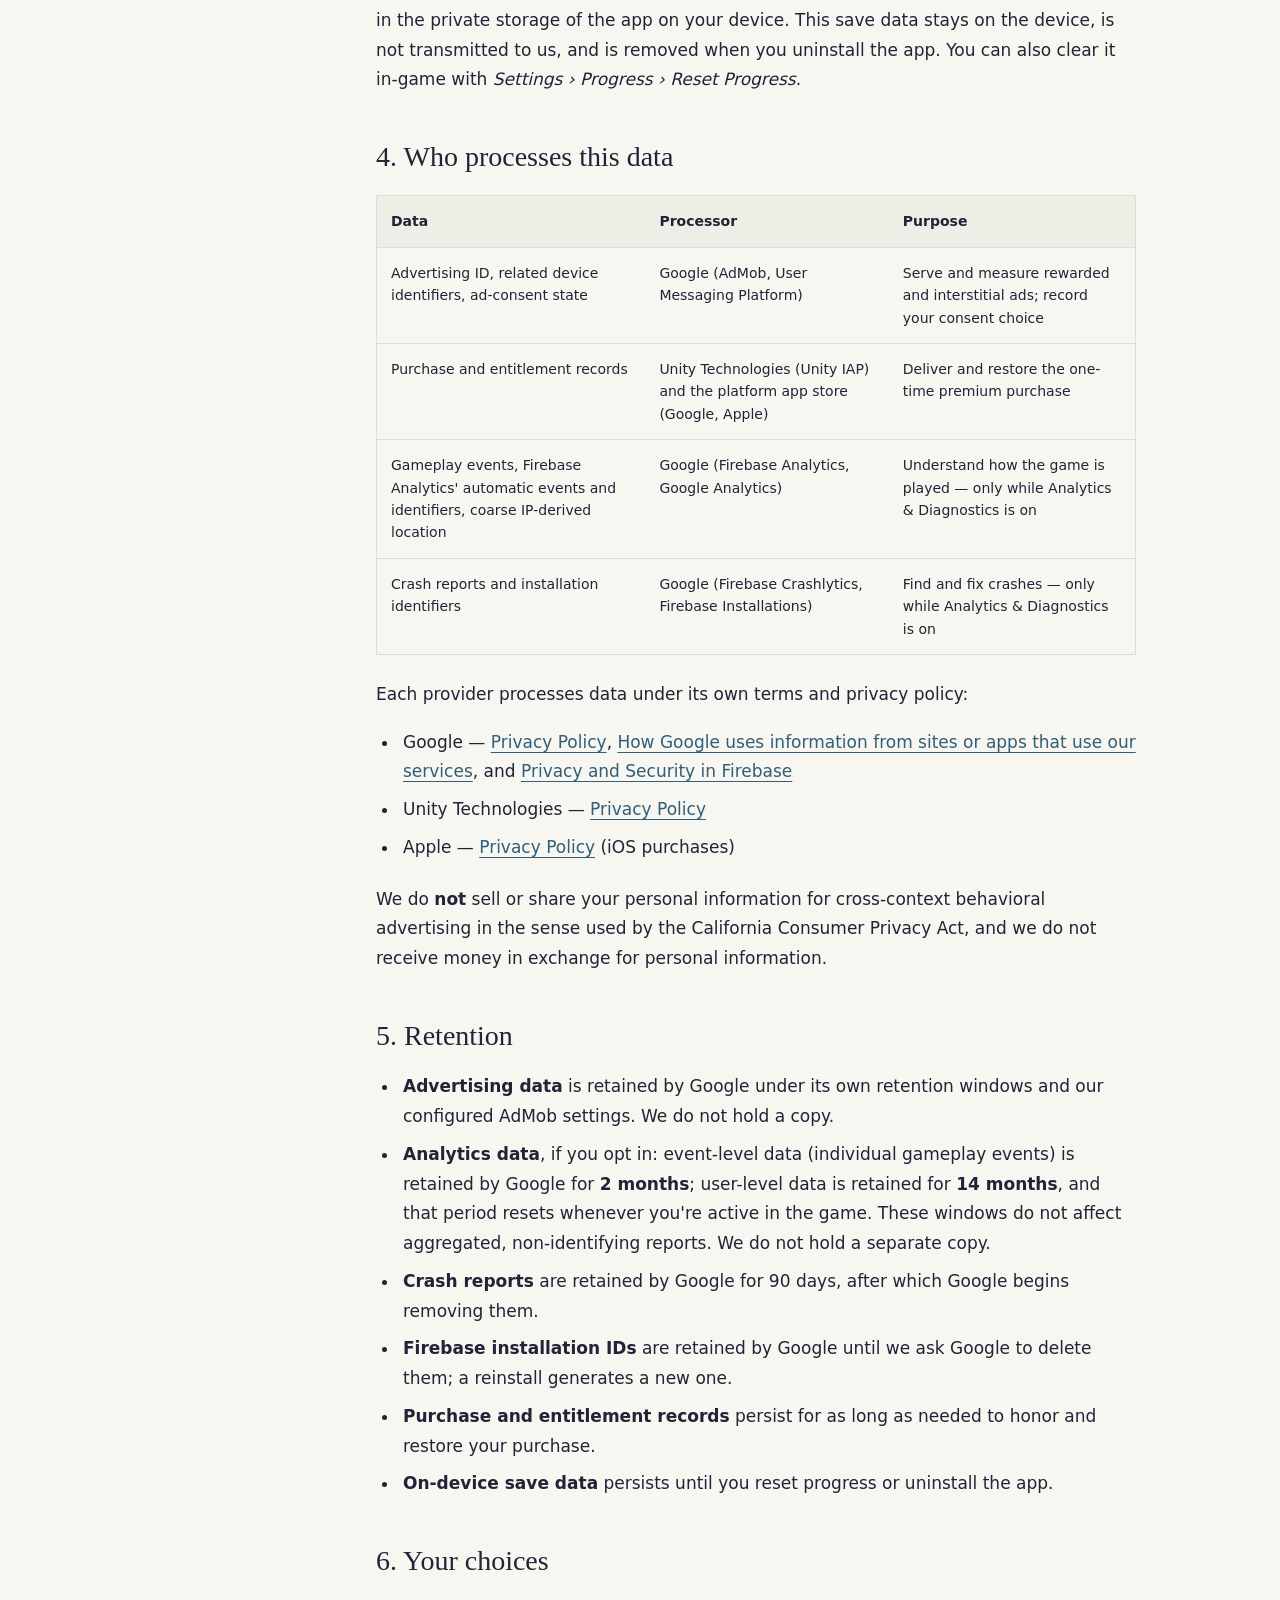
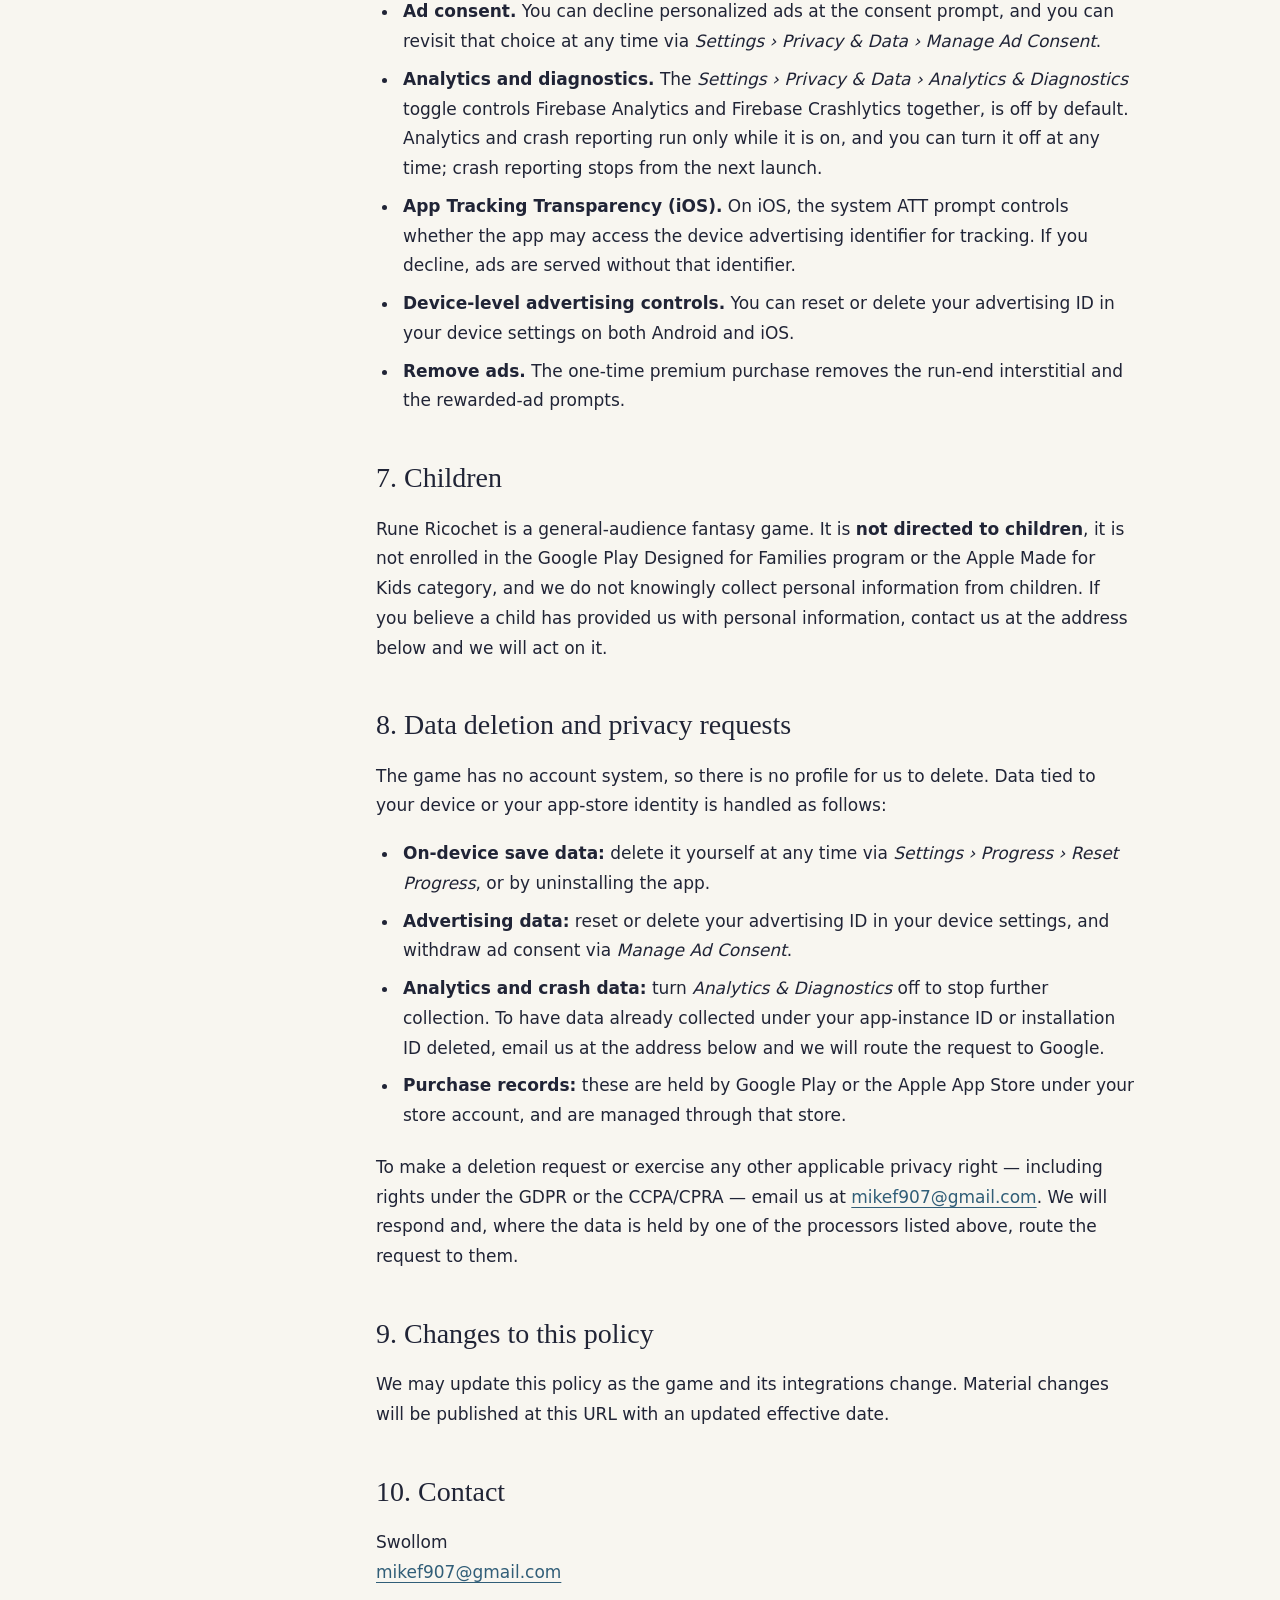
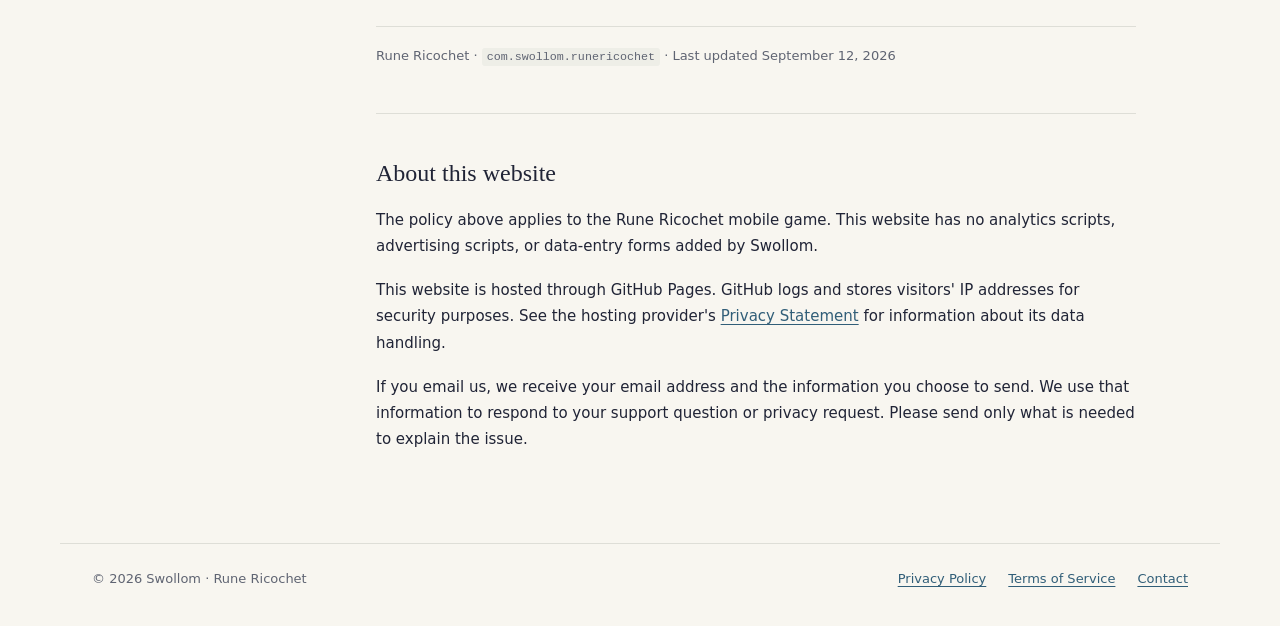
<file: privacy/index.html>
<!doctype html>
<html lang="en">
<head>
  <meta charset="utf-8">
  <meta name="viewport" content="width=device-width, initial-scale=1">
  <title>Privacy Policy · Rune Ricochet</title>
  <meta name="description" content="Rune Ricochet's Privacy Policy: advertising, purchases, optional analytics and crash diagnostics, and your data choices.">
  <link rel="icon" href="/assets/icon.png" type="image/png">
  <link rel="stylesheet" href="/assets/styles.css">
  <link rel="canonical" href="https://runericochet.com/privacy/">
</head>
<body>
<a class="skip" href="#main">Skip to content</a>
<header class="site-header"><div class="header-inner"><a class="brand" href="/"><img src="/assets/icon.png" width="44" height="44" alt=""><span>Rune Ricochet</span></a><nav class="header-nav" aria-label="Main navigation"><a href="/privacy/" aria-current="page">Privacy Policy</a><a href="/terms/">Terms of Service</a><a href="mailto:mikef907@gmail.com">Support</a></nav></div></header>
<main id="main" class="legal-layout">
  <nav class="contents" aria-label="Privacy contents"><p class="contents-label">On this page</p><a href="#section-1">1. Overview</a><a href="#section-2">2. What we collect and why</a><a href="#section-3">3. Data stored on your device</a><a href="#section-4">4. Who processes this data</a><a href="#section-5">5. Retention</a><a href="#section-6">6. Your choices</a><a href="#section-7">7. Children</a><a href="#section-8">8. Data deletion and privacy requests</a><a href="#section-9">9. Changes to this policy</a><a href="#section-10">10. Contact</a><a href="#website">About this website</a></nav>
  <div class="legal-document">
    <a class="back-link" href="/">← Back to Rune Ricochet</a>
    <p class="eyebrow">Player information</p>
    <details class="mobile-contents"><summary>On this page</summary><nav aria-label="Privacy contents"><a href="#section-1">1. Overview</a><a href="#section-2">2. What we collect and why</a><a href="#section-3">3. Data stored on your device</a><a href="#section-4">4. Who processes this data</a><a href="#section-5">5. Retention</a><a href="#section-6">6. Your choices</a><a href="#section-7">7. Children</a><a href="#section-8">8. Data deletion and privacy requests</a><a href="#section-9">9. Changes to this policy</a><a href="#section-10">10. Contact</a><a href="#website">About this website</a></nav></details>
    <article id="policy-content">
<!-- approved policy:start -->
<h1>Rune Ricochet — Privacy Policy</h1>

<div class="meta">
  <div><strong>Effective date:</strong> September 12, 2026</div>
  <div><strong>Applies to:</strong> Rune Ricochet mobile game (Android and iOS)</div>
  <div><strong>App ID:</strong> <code>com.swollom.runericochet</code></div>
  <div><strong>Publisher:</strong> Swollom</div>
  <div><strong>Contact:</strong> <a href="mailto:mikef907@gmail.com">mikef907@gmail.com</a></div>
</div>

<h2 id="section-1">1. Overview</h2>

<p>Rune Ricochet is a single-player fantasy brick-blaster roguelite. We aim to collect as little
data as possible. This policy explains what the game and its third-party components collect, why,
who processes it, and the choices you have.</p>

<p>We do <strong>not</strong> ask you to create an account, and we do <strong>not</strong> collect
your name, email address, postal address, phone number, precise location, contacts, photos, or
microphone or camera input. The game has no user-to-user communication features and no
user-generated content sharing. We operate no server of our own and hold no player database.</p>

<h2 id="section-2">2. What we collect and why</h2>

<p>The data described below is collected by third-party SDKs integrated into the game. Each entry
names the SDK responsible, so every collection is traceable to a specific feature.</p>

<h3>2.1 Advertising (Google AdMob, with Google UMP consent)</h3>

<p>The game shows ads in two places: <strong>rewarded ads</strong>, which you choose to watch at
natural pause points in exchange for an in-game reward, and an <strong>interstitial ad shown
between runs</strong> at the end of a run.</p>

<ul>
  <li><strong>Advertising identifier and related device identifiers.</strong> Google AdMob uses your
      device advertising ID and related technical device information to serve ads, measure ad
      performance, and prevent fraud and abuse.</li>
  <li><strong>Personalized vs. non-personalized ads.</strong> Where required, the Google User
      Messaging Platform (UMP) presents a consent request. If you consent, ads may be
      <strong>personalized</strong>. If you decline — or where personalized ads are not permitted —
      you receive <strong>non-personalized</strong> ads, which use limited data for frequency
      capping, ad reporting, and fraud prevention only.</li>
  <li><strong>Why:</strong> to fund the game.</li>
</ul>

<h3>2.2 Purchases (Unity IAP and the platform app store)</h3>

<p>The game offers <strong>one</strong> optional in-app purchase: a one-time premium
&ldquo;remove ads&rdquo; product (<code>remove_ads</code>). There is no pay-to-win content and no
subscription.</p>

<ul>
  <li><strong>Purchase and entitlement records.</strong> Unity IAP, working with the platform store
      (Google Play or the Apple App Store), records whether the premium product has been purchased,
      so the entitlement can be applied and restored on your device.</li>
  <li><strong>Payment handling.</strong> All payment processing is handled by the platform app store.
      The game never sees or stores your card number, billing address, or any other payment
      credential.</li>
  <li><strong>Why:</strong> to deliver and restore the one-time purchase you chose to make.</li>
</ul>

<h3>2.3 Analytics and crash diagnostics (Firebase Analytics and Firebase Crashlytics)</h3>

<p>Rune Ricochet includes Google's Firebase Analytics and Firebase Crashlytics SDKs. Both are
<strong>off by default</strong> and are controlled by the <strong>Analytics &amp; Diagnostics</strong>
toggle under <em>Settings &rsaquo; Privacy &amp; Data</em>. With one exception, described under
<em>Before you opt in</em> below, nothing in this section is collected unless you turn that toggle
on.</p>

<p><strong>What is collected while the toggle is on:</strong></p>

<ul>
  <li><strong>Gameplay events.</strong> The game reports a small, fixed set of events: run start,
      run end, room clear, boss result, draft pick, rewarded-ad opt-in, and premium purchase. Each
      carries only gameplay values — the run's length and mode, the room number, the encounter or
      boss identifier, the outcome, the type of reward picked and where it was picked, and which
      rewarded-ad placement was offered. No free text, no name, no email address, and no identifier
      that we assign to you.</li>
  <li><strong>Firebase Analytics' automatic events and identifiers.</strong> Alongside the events
      above, Firebase Analytics records app lifecycle events (such as first open, session start, and
      screen views), an app-instance ID it assigns to your installation, the device advertising ID
      on Android, an approximate location (no more precise than city level) that Google derives
      from a masked IP address, and — if you buy the premium product — an in-app purchase event
      carrying the product ID and price. It also records basic technical information: device model,
      operating system version, and app version.</li>
  <li><strong>Crash reports.</strong> Firebase Crashlytics records crash and error reports: the
      stack trace, the state of the app at the time of the crash, device model, operating system
      version, app version, and a Crashlytics installation identifier and Firebase installation ID
      used to group reports. The game does not attach a user ID, custom keys, or custom log
      messages to crash reports.</li>
  <li><strong>Why:</strong> to understand how the game is played and where players stop, and to
      find and fix crashes.</li>
</ul>

<p><strong>Before you opt in.</strong> The Firebase SDK initialises when the app starts. It ships
with both of its collection switches off, so no analytics events and no crash reports are sent
unless you turn the toggle on. The SDK's installations component may register an install-scoped
Firebase installation ID with Google when the app starts, before you opt in. That identifier is
generated by the SDK, does not identify you or your device, is not an advertising identifier, and
is replaced by a new one if you reinstall the app.</p>

<p><strong>Turning it off.</strong> Turning the toggle off stops analytics collection immediately.
Crash reporting stops from the next time you launch the app. Data already collected is retained as
described in section 5; you can ask us to have it deleted (section 8).</p>

<h2 id="section-3">3. Data stored on your device</h2>

<p>The game saves your progress, unlocks, settings, and premium entitlement in a local file in the
private storage of the app on your device. This save data stays on the device, is not transmitted to
us, and is removed when you uninstall the app. You can also clear it in-game with
<em>Settings &rsaquo; Progress &rsaquo; Reset Progress</em>.</p>

<h2 id="section-4">4. Who processes this data</h2>

<div class="table-wrap">
<table>
<thead>
<tr><th scope="col">Data</th><th scope="col">Processor</th><th scope="col">Purpose</th></tr>
</thead>
<tbody>
<tr>
  <td>Advertising ID, related device identifiers, ad-consent state</td>
  <td>Google (AdMob, User Messaging Platform)</td>
  <td>Serve and measure rewarded and interstitial ads; record your consent choice</td>
</tr>
<tr>
  <td>Purchase and entitlement records</td>
  <td>Unity Technologies (Unity IAP) and the platform app store (Google, Apple)</td>
  <td>Deliver and restore the one-time premium purchase</td>
</tr>
<tr>
  <td>Gameplay events, Firebase Analytics' automatic events and identifiers, coarse IP-derived location</td>
  <td>Google (Firebase Analytics, Google Analytics)</td>
  <td>Understand how the game is played — only while Analytics &amp; Diagnostics is on</td>
</tr>
<tr>
  <td>Crash reports and installation identifiers</td>
  <td>Google (Firebase Crashlytics, Firebase Installations)</td>
  <td>Find and fix crashes — only while Analytics &amp; Diagnostics is on</td>
</tr>
</tbody>
</table>
</div>

<p>Each provider processes data under its own terms and privacy policy:</p>

<ul>
  <li>Google — <a href="https://policies.google.com/privacy">Privacy Policy</a>,
      <a href="https://policies.google.com/technologies/partner-sites">How Google uses information
      from sites or apps that use our services</a>, and
      <a href="https://firebase.google.com/support/privacy">Privacy and Security in Firebase</a></li>
  <li>Unity Technologies — <a href="https://unity.com/legal/privacy-policy">Privacy Policy</a></li>
  <li>Apple — <a href="https://www.apple.com/legal/privacy/">Privacy Policy</a> (iOS purchases)</li>
</ul>

<p>We do <strong>not</strong> sell or share your personal information for cross-context behavioral
advertising in the sense used by the California Consumer Privacy Act, and we do not receive money
in exchange for personal information.</p>

<h2 id="section-5">5. Retention</h2>

<ul>
  <li><strong>Advertising data</strong> is retained by Google under its own retention windows and our
      configured AdMob settings. We do not hold a copy.</li>
  <li><strong>Analytics data</strong>, if you opt in: event-level data (individual gameplay events)
      is retained by Google for <strong>2 months</strong>; user-level data is retained for
      <strong>14 months</strong>, and that period resets whenever you're active in the game. These
      windows do not affect aggregated, non-identifying reports. We do not hold a separate copy.</li>
  <li><strong>Crash reports</strong> are retained by Google for 90 days, after which Google begins
      removing them.</li>
  <li><strong>Firebase installation IDs</strong> are retained by Google until we ask Google to delete
      them; a reinstall generates a new one.</li>
  <li><strong>Purchase and entitlement records</strong> persist for as long as needed to honor and
      restore your purchase.</li>
  <li><strong>On-device save data</strong> persists until you reset progress or uninstall the app.</li>
</ul>

<h2 id="section-6">6. Your choices</h2>

<ul>
  <li><strong>Ad consent.</strong> You can decline personalized ads at the consent prompt, and you
      can revisit that choice at any time via
      <em>Settings &rsaquo; Privacy &amp; Data &rsaquo; Manage Ad Consent</em>.</li>
  <li><strong>Analytics and diagnostics.</strong> The
      <em>Settings &rsaquo; Privacy &amp; Data &rsaquo; Analytics &amp; Diagnostics</em> toggle
      controls Firebase Analytics and Firebase Crashlytics together, is off by default. Analytics
      and crash reporting run only while it is on, and you can turn it off at any time; crash
      reporting stops from the next launch.</li>
  <li><strong>App Tracking Transparency (iOS).</strong> On iOS, the system ATT prompt controls whether
      the app may access the device advertising identifier for tracking. If you decline, ads are
      served without that identifier.</li>
  <li><strong>Device-level advertising controls.</strong> You can reset or delete your advertising ID
      in your device settings on both Android and iOS.</li>
  <li><strong>Remove ads.</strong> The one-time premium purchase removes the run-end interstitial and
      the rewarded-ad prompts.</li>
</ul>

<h2 id="section-7">7. Children</h2>

<p>Rune Ricochet is a general-audience fantasy game. It is <strong>not directed to children</strong>,
it is not enrolled in the Google Play Designed for Families program or the Apple Made for Kids
category, and we do not knowingly collect personal information from children. If you believe a child
has provided us with personal information, contact us at the address below and we will act on it.</p>

<h2 id="section-8">8. Data deletion and privacy requests</h2>

<p>The game has no account system, so there is no profile for us to delete. Data tied to your device
or your app-store identity is handled as follows:</p>

<ul>
  <li><strong>On-device save data:</strong> delete it yourself at any time via
      <em>Settings &rsaquo; Progress &rsaquo; Reset Progress</em>, or by uninstalling the app.</li>
  <li><strong>Advertising data:</strong> reset or delete your advertising ID in your device settings,
      and withdraw ad consent via <em>Manage Ad Consent</em>.</li>
  <li><strong>Analytics and crash data:</strong> turn <em>Analytics &amp; Diagnostics</em> off to stop
      further collection. To have data already collected under your app-instance ID or installation
      ID deleted, email us at the address below and we will route the request to Google.</li>
  <li><strong>Purchase records:</strong> these are held by Google Play or the Apple App Store under
      your store account, and are managed through that store.</li>
</ul>

<p>To make a deletion request or exercise any other applicable privacy right — including rights under
the GDPR or the CCPA/CPRA — email us at <a href="mailto:mikef907@gmail.com">mikef907@gmail.com</a>. We
will respond and, where the data is held by one of the processors listed above, route the request to
them.</p>

<h2 id="section-9">9. Changes to this policy</h2>

<p>We may update this policy as the game and its integrations change. Material changes will be
published at this URL with an updated effective date.</p>

<h2 id="section-10">10. Contact</h2>

<p>Swollom<br>
<a href="mailto:mikef907@gmail.com">mikef907@gmail.com</a></p>

<footer>Rune Ricochet &middot; <code>com.swollom.runericochet</code> &middot; Last updated September 12, 2026</footer>
<!-- approved policy:end -->
    </article>
    <aside id="website" class="website-note" aria-labelledby="website-heading">
      <h2 id="website-heading">About this website</h2>
      <p>The policy above applies to the Rune Ricochet mobile game. This website has no analytics scripts, advertising scripts, or data-entry forms added by Swollom.</p>
      <p>This website is hosted through GitHub Pages. GitHub logs and stores visitors' IP addresses for security purposes. See the hosting provider's <a href="https://docs.github.com/en/site-policy/privacy-policies/github-general-privacy-statement">Privacy Statement</a> for information about its data handling.</p>
      <p>If you email us, we receive your email address and the information you choose to send. We use that information to respond to your support question or privacy request. Please send only what is needed to explain the issue.</p>
    </aside>
  </div>
</main>
<footer class="site-footer"><span>© 2026 Swollom · Rune Ricochet</span><nav aria-label="Footer navigation"><a href="/privacy/">Privacy Policy</a><a href="/terms/">Terms of Service</a><a href="mailto:mikef907@gmail.com">Contact</a></nav></footer>
</body>
</html>
</file>
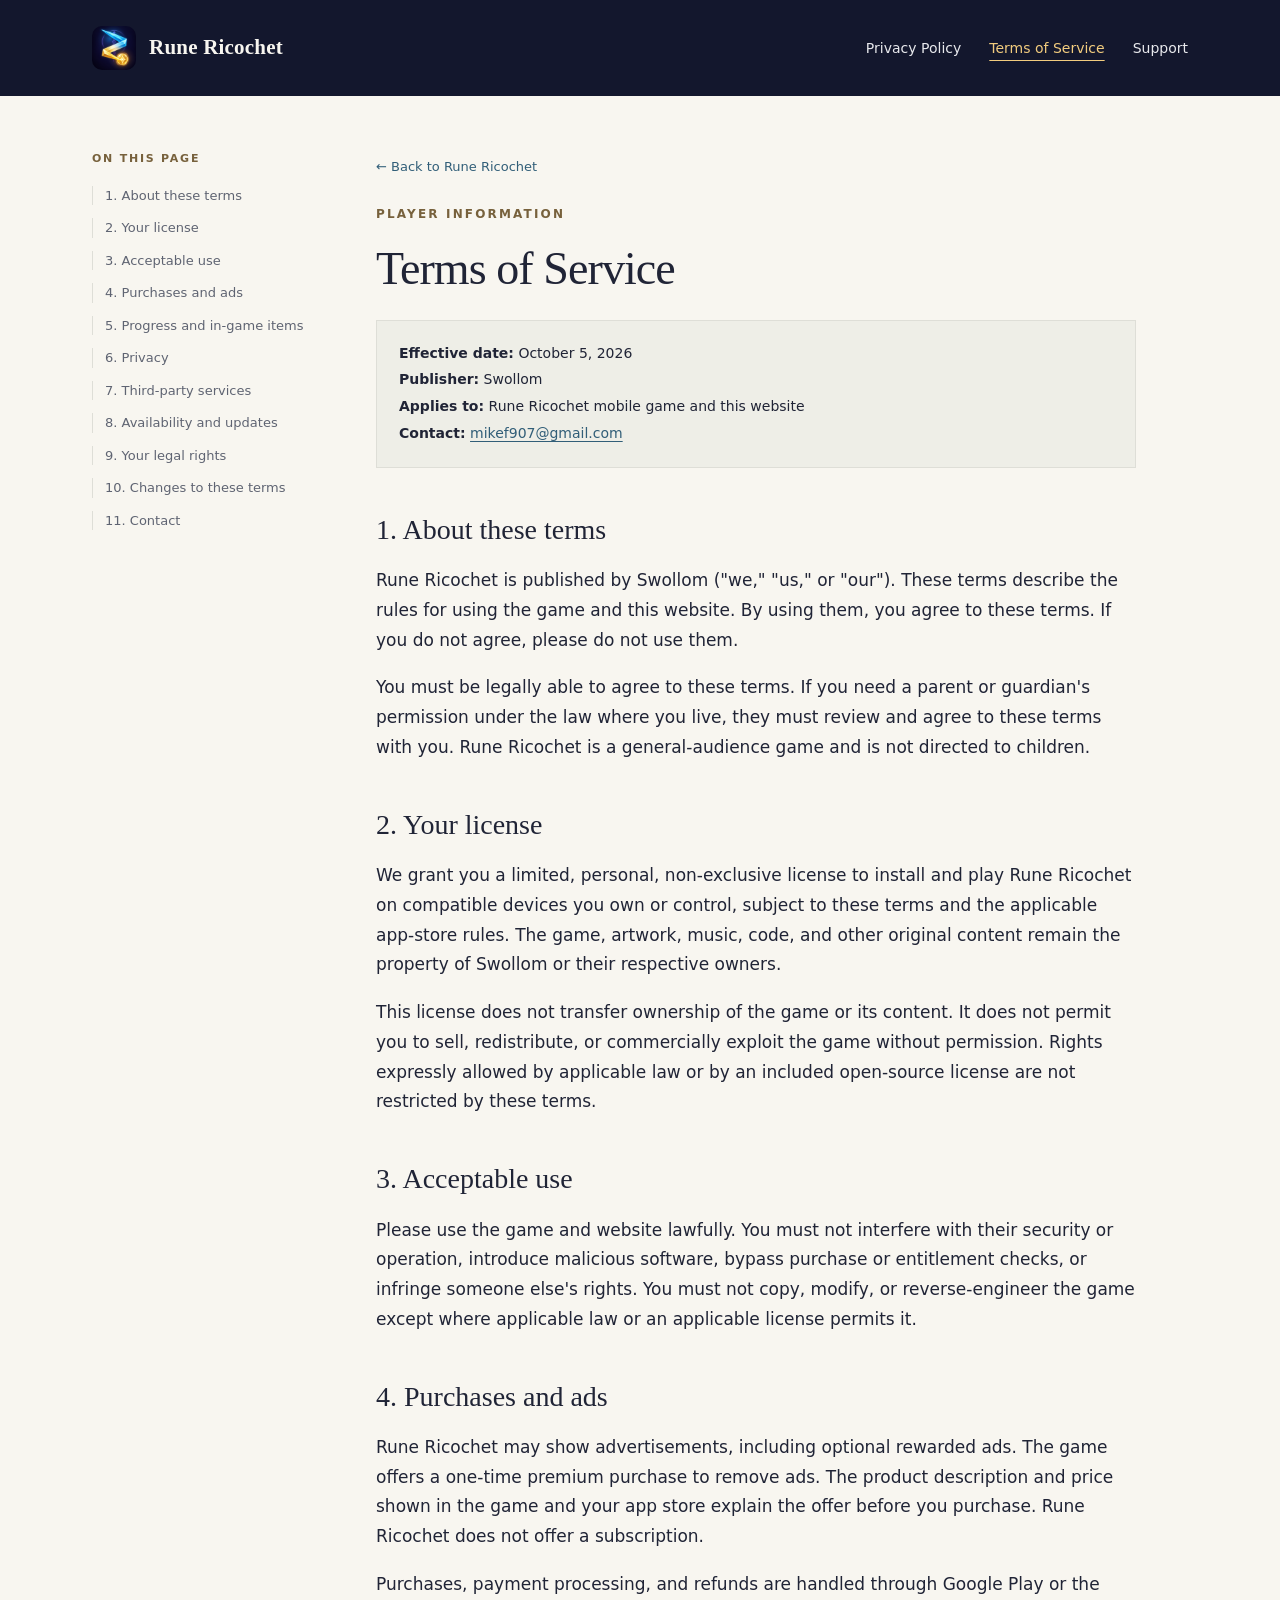
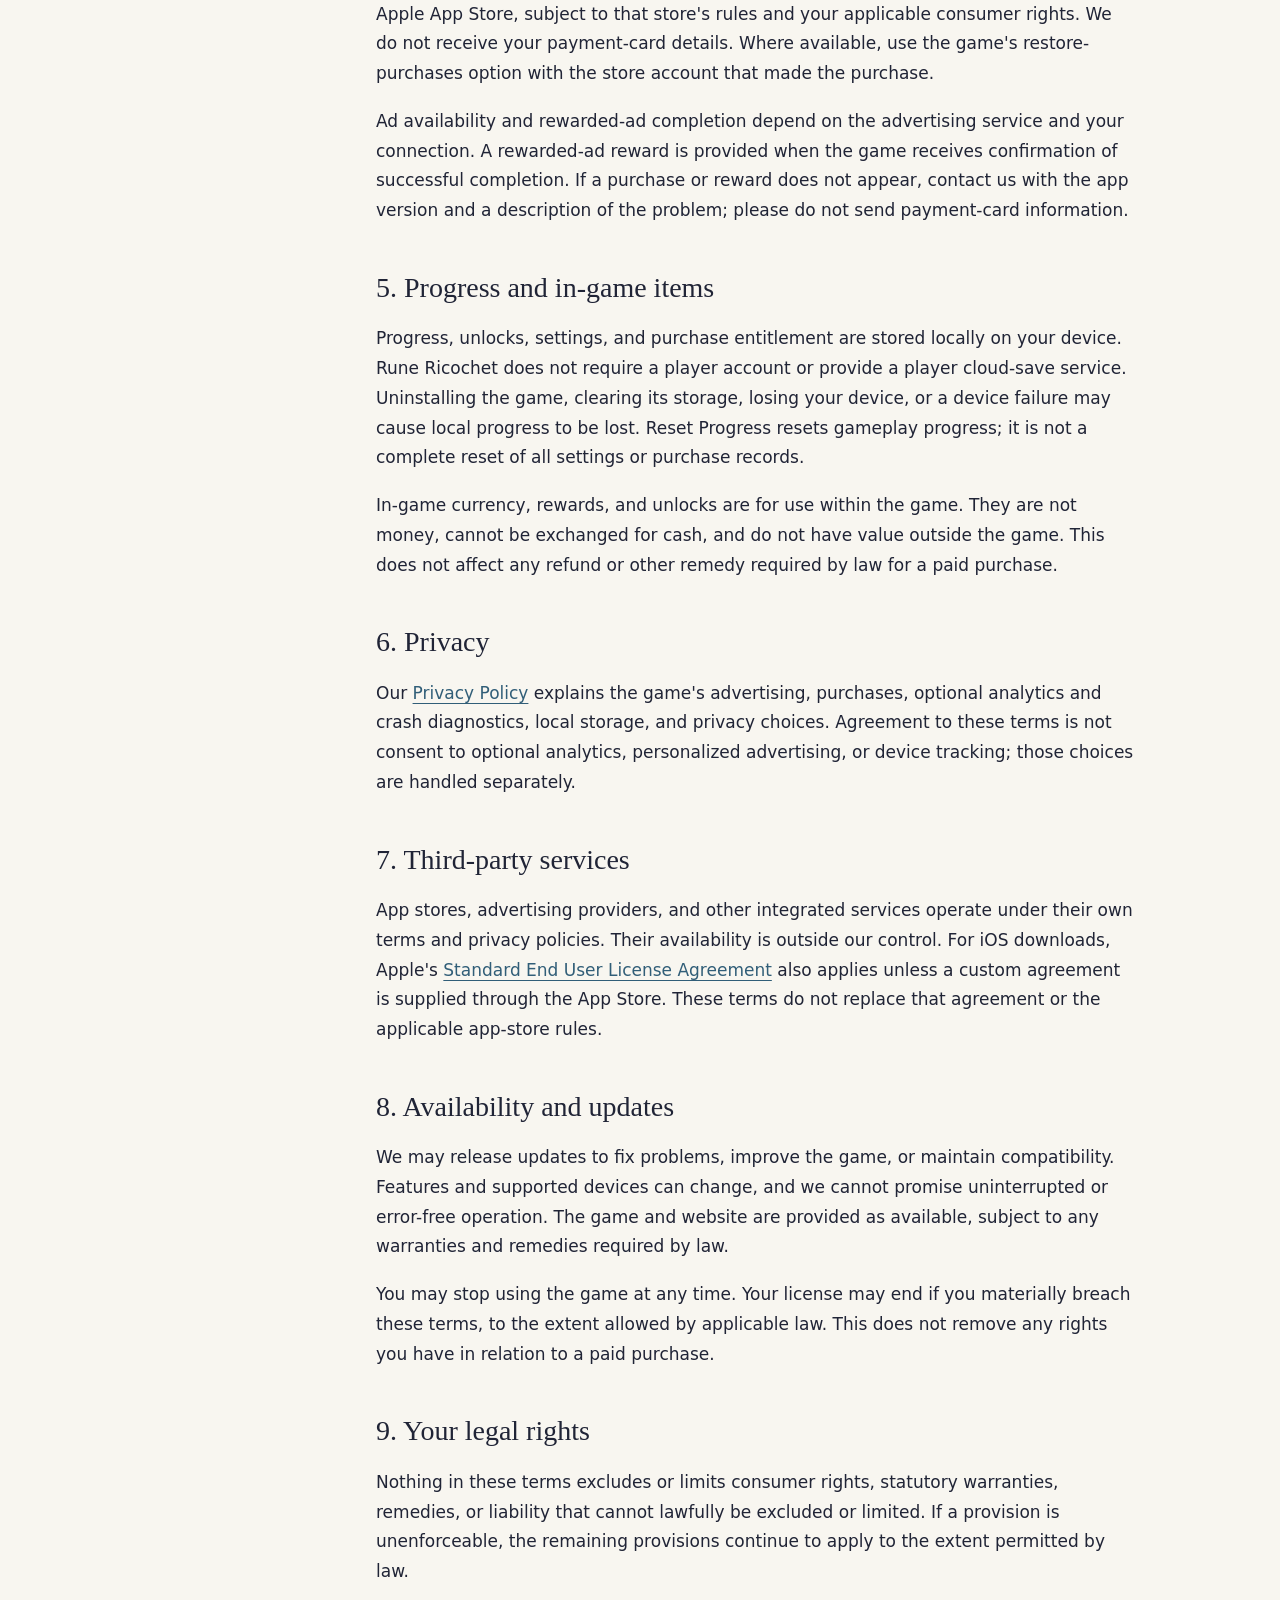
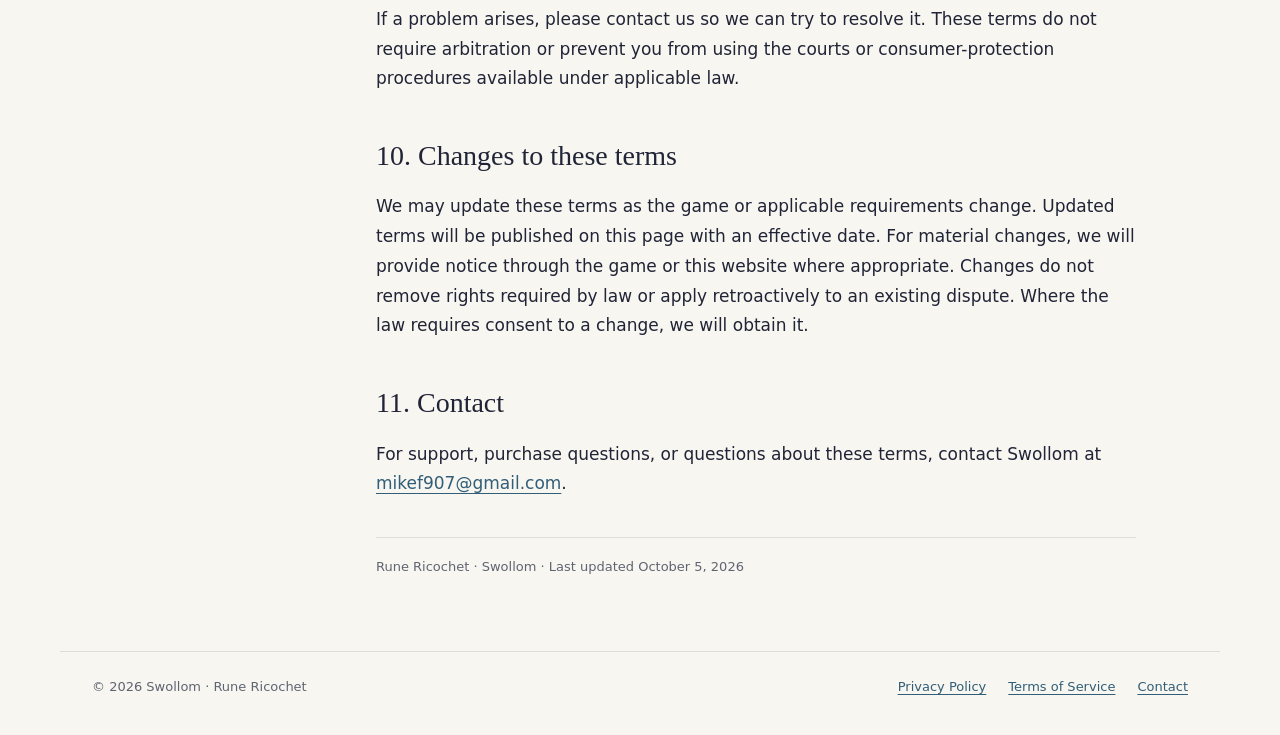
<file: terms/index.html>
<!doctype html>
<html lang="en">
<head>
  <meta charset="utf-8">
  <meta name="viewport" content="width=device-width, initial-scale=1">
  <title>Terms of Service · Rune Ricochet</title>
  <meta name="description" content="Terms of Service for Rune Ricochet, published by Swollom. Gameplay, purchases, acceptable use, and support.">
  <link rel="icon" href="/assets/icon.png" type="image/png">
  <link rel="stylesheet" href="/assets/styles.css">
  <link rel="canonical" href="https://runericochet.com/terms/">
</head>
<body>
  <a class="skip" href="#main">Skip to content</a>
  <header class="site-header"><div class="header-inner">
    <a class="brand" href="/"><img src="/assets/icon.png" width="44" height="44" alt=""><span>Rune Ricochet</span></a>
    <nav class="header-nav" aria-label="Main navigation"><a href="/privacy/">Privacy Policy</a><a href="/terms/" aria-current="page">Terms of Service</a><a href="mailto:mikef907@gmail.com">Support</a></nav>
  </div></header>
  <main id="main" class="legal-layout">
    <nav class="contents" aria-label="Terms contents"><p class="contents-label">On this page</p>
      <a href="#agreement">1. About these terms</a><a href="#license">2. Your license</a><a href="#use">3. Acceptable use</a><a href="#purchases">4. Purchases and ads</a><a href="#progress">5. Progress and in-game items</a><a href="#privacy">6. Privacy</a><a href="#services">7. Third-party services</a><a href="#availability">8. Availability and updates</a><a href="#rights">9. Your legal rights</a><a href="#changes">10. Changes to these terms</a><a href="#contact">11. Contact</a>
    </nav>
    <article class="legal-document">
      <a class="back-link" href="/">← Back to Rune Ricochet</a>
      <p class="eyebrow">Player information</p>
      <h1>Terms of Service</h1>
      <div class="meta"><div><strong>Effective date:</strong> October 5, 2026</div><div><strong>Publisher:</strong> Swollom</div><div><strong>Applies to:</strong> Rune Ricochet mobile game and this website</div><div><strong>Contact:</strong> <a href="mailto:mikef907@gmail.com">mikef907@gmail.com</a></div></div>
      <details class="mobile-contents"><summary>On this page</summary><nav aria-label="Terms contents"><a href="#agreement">About these terms</a><a href="#license">Your license</a><a href="#use">Acceptable use</a><a href="#purchases">Purchases and ads</a><a href="#progress">Progress and in-game items</a><a href="#privacy">Privacy</a><a href="#services">Third-party services</a><a href="#availability">Availability and updates</a><a href="#rights">Your legal rights</a><a href="#changes">Changes to these terms</a><a href="#contact">Contact</a></nav></details>
      <h2 id="agreement">1. About these terms</h2>
      <p>Rune Ricochet is published by Swollom ("we," "us," or "our"). These terms describe the rules for using the game and this website. By using them, you agree to these terms. If you do not agree, please do not use them.</p>
      <p>You must be legally able to agree to these terms. If you need a parent or guardian's permission under the law where you live, they must review and agree to these terms with you. Rune Ricochet is a general-audience game and is not directed to children.</p>
      <h2 id="license">2. Your license</h2>
      <p>We grant you a limited, personal, non-exclusive license to install and play Rune Ricochet on compatible devices you own or control, subject to these terms and the applicable app-store rules. The game, artwork, music, code, and other original content remain the property of Swollom or their respective owners.</p>
      <p>This license does not transfer ownership of the game or its content. It does not permit you to sell, redistribute, or commercially exploit the game without permission. Rights expressly allowed by applicable law or by an included open-source license are not restricted by these terms.</p>
      <h2 id="use">3. Acceptable use</h2>
      <p>Please use the game and website lawfully. You must not interfere with their security or operation, introduce malicious software, bypass purchase or entitlement checks, or infringe someone else's rights. You must not copy, modify, or reverse-engineer the game except where applicable law or an applicable license permits it.</p>
      <h2 id="purchases">4. Purchases and ads</h2>
      <p>Rune Ricochet may show advertisements, including optional rewarded ads. The game offers a one-time premium purchase to remove ads. The product description and price shown in the game and your app store explain the offer before you purchase. Rune Ricochet does not offer a subscription.</p>
      <p>Purchases, payment processing, and refunds are handled through Google Play or the Apple App Store, subject to that store's rules and your applicable consumer rights. We do not receive your payment-card details. Where available, use the game's restore-purchases option with the store account that made the purchase.</p>
      <p>Ad availability and rewarded-ad completion depend on the advertising service and your connection. A rewarded-ad reward is provided when the game receives confirmation of successful completion. If a purchase or reward does not appear, contact us with the app version and a description of the problem; please do not send payment-card information.</p>
      <h2 id="progress">5. Progress and in-game items</h2>
      <p>Progress, unlocks, settings, and purchase entitlement are stored locally on your device. Rune Ricochet does not require a player account or provide a player cloud-save service. Uninstalling the game, clearing its storage, losing your device, or a device failure may cause local progress to be lost. Reset Progress resets gameplay progress; it is not a complete reset of all settings or purchase records.</p>
      <p>In-game currency, rewards, and unlocks are for use within the game. They are not money, cannot be exchanged for cash, and do not have value outside the game. This does not affect any refund or other remedy required by law for a paid purchase.</p>
      <h2 id="privacy">6. Privacy</h2>
      <p>Our <a href="/privacy/">Privacy Policy</a> explains the game's advertising, purchases, optional analytics and crash diagnostics, local storage, and privacy choices. Agreement to these terms is not consent to optional analytics, personalized advertising, or device tracking; those choices are handled separately.</p>
      <h2 id="services">7. Third-party services</h2>
      <p>App stores, advertising providers, and other integrated services operate under their own terms and privacy policies. Their availability is outside our control. For iOS downloads, Apple's <a href="https://www.apple.com/legal/internet-services/itunes/dev/stdeula/">Standard End User License Agreement</a> also applies unless a custom agreement is supplied through the App Store. These terms do not replace that agreement or the applicable app-store rules.</p>
      <h2 id="availability">8. Availability and updates</h2>
      <p>We may release updates to fix problems, improve the game, or maintain compatibility. Features and supported devices can change, and we cannot promise uninterrupted or error-free operation. The game and website are provided as available, subject to any warranties and remedies required by law.</p>
      <p>You may stop using the game at any time. Your license may end if you materially breach these terms, to the extent allowed by applicable law. This does not remove any rights you have in relation to a paid purchase.</p>
      <h2 id="rights">9. Your legal rights</h2>
      <p>Nothing in these terms excludes or limits consumer rights, statutory warranties, remedies, or liability that cannot lawfully be excluded or limited. If a provision is unenforceable, the remaining provisions continue to apply to the extent permitted by law.</p>
      <p>If a problem arises, please contact us so we can try to resolve it. These terms do not require arbitration or prevent you from using the courts or consumer-protection procedures available under applicable law.</p>
      <h2 id="changes">10. Changes to these terms</h2>
      <p>We may update these terms as the game or applicable requirements change. Updated terms will be published on this page with an effective date. For material changes, we will provide notice through the game or this website where appropriate. Changes do not remove rights required by law or apply retroactively to an existing dispute. Where the law requires consent to a change, we will obtain it.</p>
      <h2 id="contact">11. Contact</h2>
      <p>For support, purchase questions, or questions about these terms, contact Swollom at <a href="mailto:mikef907@gmail.com">mikef907@gmail.com</a>.</p>
      <footer>Rune Ricochet · Swollom · Last updated October 5, 2026</footer>
    </article>
  </main>
  <footer class="site-footer"><span>© 2026 Swollom · Rune Ricochet</span><nav aria-label="Footer navigation"><a href="/privacy/">Privacy Policy</a><a href="/terms/">Terms of Service</a><a href="mailto:mikef907@gmail.com">Contact</a></nav></footer>
</body>
</html>
</file>
<file: assets/home.css>
/* Landing-page styles; policy and media-kit styles remain in styles.css. */
:root{color-scheme:dark;--bg:#0f0c19;--panel:#191321;--text:#f9f3e7;--muted:#b7adbf;--gold:#f4cf83;--cyan:#a0e7f1;--line:#ffffff20}
*{box-sizing:border-box}html{scroll-behavior:smooth;scroll-padding-top:24px}
body{margin:0;background:var(--bg);color:var(--text);font:16px/1.65 system-ui,-apple-system,BlinkMacSystemFont,"Segoe UI",sans-serif;-webkit-text-size-adjust:100%}
a{color:inherit;text-underline-offset:5px}a:focus-visible{outline:3px solid var(--cyan);outline-offset:6px}
img{display:block;max-width:100%;height:auto}svg{display:block}h1,h2,h3,p{margin:0}h1,h2,h3{text-wrap:balance}
.wrap{width:min(1180px,calc(100% - 96px));margin-inline:auto}
.skip{position:absolute;z-index:10;top:-100px;left:20px;padding:12px 20px;background:var(--gold);color:var(--bg)}.skip:focus{top:12px}
.site-header{position:relative;z-index:2;border-bottom:1px solid var(--line)}
.header-inner{min-height:96px;display:flex;align-items:center;justify-content:space-between;gap:32px}
.brand{display:flex;align-items:center;gap:12px;text-decoration:none;font:600 20px/1.1 Georgia,serif}.brand img{width:42px;height:42px;border:1px solid #c3b0e14d;border-radius:11px}
.header-nav{display:flex;align-items:center;gap:32px;font-size:13px;font-weight:550}.header-nav a{text-decoration:none;padding-block:12px}.header-nav a:hover{color:var(--gold)}
.header-nav .nav-download{padding:11px 19px;border:1px solid #f4cf8360;border-radius:5px;color:var(--gold)}
.hero-shell{position:relative;overflow:hidden;background:radial-gradient(ellipse at 78% 45%,#45325e8c,transparent 48%),radial-gradient(ellipse at 50% 100%,#38243950,transparent 65%)}
.hero-shell::before{content:"";position:absolute;inset:0;opacity:.3;pointer-events:none;background-image:radial-gradient(circle,#d5c6e7 1px,transparent 1.5px);background-size:93px 109px;mask-image:linear-gradient(90deg,transparent 35%,black)}
.hero{position:relative;display:grid;grid-template-columns:1.1fr 1fr;gap:30px;align-items:center;min-height:760px;padding-block:65px 80px}
.hero-copy{position:relative;z-index:1}
.eyebrow{display:flex;align-items:center;gap:11px;font:600 10px/1.6 system-ui,sans-serif;letter-spacing:.2em;text-transform:uppercase;color:var(--gold)}.eyebrow::before{content:"";width:23px;height:1px;background:currentColor}
h1{margin-top:25px;font:400 clamp(68px,6.8vw,96px)/.95 Georgia,"Times New Roman",serif;letter-spacing:-.055em}h1 span{display:block;color:var(--gold)}
.tagline{margin-top:27px;font-size:19px;color:#eee4f3;letter-spacing:-.025em}
.intro{margin-top:15px;max-width:440px;color:var(--muted);font-size:15px;line-height:1.8}
.store-links{display:flex;flex-wrap:wrap;gap:12px;margin-top:29px}
.store-button{min-width:178px;display:inline-flex;align-items:center;justify-content:center;gap:12px;padding:12px 19px;border:1px solid #f4cf8370;border-radius:6px;text-decoration:none;background:var(--gold);color:#201528;transition:transform .2s,background .2s}
.store-button.secondary{color:var(--text);background:#ffffff06;border-color:#b8a9ca66}
.store-button:hover{transform:translateY(-3px);background:#ffe1a7}.store-button.secondary:hover{background:#ffffff10}
.store-button svg{width:25px;height:28px;flex-shrink:0;fill:currentColor}
.store-button small{display:block;font-size:9px;line-height:1.3;letter-spacing:.035em}
.store-button strong{display:block;font-size:17px;font-weight:650;line-height:1.4;letter-spacing:-.02em}
.store-note{margin-top:13px;font-size:11px;color:#a79bac}
.hero-watch{margin-top:26px;display:inline-flex;align-items:center;gap:10px;font-size:12px;text-decoration:none;color:#e2d6ed}
.play-small{display:inline-grid;place-items:center;width:29px;height:29px;border:1px solid #b9a3ce55;border-radius:50%;font-size:9px}.hero-watch:hover{color:var(--gold)}
.hero-art{position:relative;min-height:600px;display:grid;place-items:center}
.arcane-ring{position:absolute;width:510px;height:510px;border:1px solid #baa3dd26;border-radius:50%;transform:rotate(-20deg)}
.arcane-ring::before{content:"";position:absolute;inset:27px;border:1px dashed #baa3dd33;border-radius:50%}
.arcane-ring::after{content:"✧";position:absolute;top:12px;left:61px;color:var(--gold);font-size:38px}
.orbit{position:absolute;width:116%;max-width:none;height:100%;overflow:visible;pointer-events:none}
.gameplay-preview{position:relative;width:294px;margin:0;transform:rotate(6deg)}
.gameplay-watch{display:block;position:relative;padding:7px;border:1px solid #a994ba70;border-radius:24px;background:#171020;box-shadow:0 30px 60px #0008,0 0 65px #9c62ca1c;transition:transform .3s,border-color .3s}
.gameplay-watch:hover{transform:translateY(-5px);border-color:var(--gold)}.gameplay-watch img{width:100%;border-radius:18px}
.preview-play{position:absolute;inset:0;display:grid;place-items:center}
.preview-play span{width:60px;height:60px;display:grid;place-items:center;padding-left:3px;background:#171020ce;color:var(--gold);border:1px solid #f4cf8399;border-radius:50%;backdrop-filter:blur(7px);box-shadow:0 5px 30px #0008;font-size:16px}
.gameplay-preview figcaption{margin-top:19px;text-align:center;text-transform:uppercase;font-size:9px;font-weight:500;letter-spacing:.17em;color:#bba8c8}
.combo{position:absolute;right:-1px;bottom:101px;display:flex;align-items:center;gap:14px;padding:15px 20px;border:1px solid #f4cf8355;background:#24182eea;border-radius:9px;box-shadow:0 12px 35px #0005;transform:rotate(-5deg);pointer-events:none}
.combo-symbol{color:var(--gold);font-size:31px;line-height:1}.combo small{display:block;font-size:8px;letter-spacing:.19em;color:#c6b6ca}.combo strong{display:block;font:400 26px/1.2 Georgia,serif;color:var(--gold)}
.genre-strip{border-top:1px solid var(--line);border-bottom:1px solid var(--line);background:#ffffff02}
.genre-strip .wrap{display:flex;justify-content:space-between;align-items:center;gap:25px;padding-block:22px;font-size:10px;letter-spacing:.16em;text-transform:uppercase;color:#c8bbd1}
.genre-strip i{color:var(--gold);font-size:12px;font-style:normal}
.gameplay-section{padding-block:90px 94px}
.section-heading{display:flex;justify-content:space-between;gap:28px;align-items:flex-end;margin-bottom:35px}
.section-heading h2,.download h2{margin-top:14px;font:400 clamp(36px,4vw,48px)/1.16 Georgia,serif;letter-spacing:-.035em}
.section-heading>p{max-width:285px;font-size:13px;line-height:1.8;color:var(--muted)}
.feature-grid{display:grid;grid-template-columns:repeat(3,minmax(0,1fr));gap:22px}
.feature-card{position:relative;display:flex;flex-direction:column;text-decoration:none;border:1px solid var(--line);border-radius:10px;overflow:hidden;background:#191321;transition:border-color .25s,transform .25s}
.feature-card:hover{transform:translateY(-5px);border-color:#cbb1e375}
.feature-art{height:178px;display:grid;place-items:center;border-bottom:1px solid var(--line);background:radial-gradient(ellipse at 50% 100%,#263a4b,#15151f 78%)}
.feature-art svg{width:100%;height:100%}
.feature-art.fusion{background:radial-gradient(ellipse at 24% 65%,#60322970,transparent 65%),radial-gradient(ellipse at 77% 50%,#1c526373,transparent 65%),#191521}
.feature-art.boss{background:radial-gradient(ellipse at 50% 80%,#60304470,#1c1424 80%)}
.feature-copy{padding:25px 25px 23px;display:flex;flex-direction:column;flex:1}
.card-index{color:var(--gold);letter-spacing:.14em;font-size:9px;font-weight:600}
.feature-card h3{font:400 25px/1.25 Georgia,serif;letter-spacing:-.025em;margin-top:14px}
.feature-card p{font-size:12px;line-height:1.8;color:var(--muted);margin-top:13px}
.card-link{display:flex;align-items:center;justify-content:space-between;gap:10px;padding-top:25px;margin-top:auto;font-size:11px;color:#e7dcec}.card-link b{font-size:17px;font-weight:400;color:var(--gold)}
.download{position:relative;overflow:hidden;display:flex;align-items:center;justify-content:space-between;gap:50px;padding:48px 54px;border:1px solid #b090cf40;border-radius:12px;background:radial-gradient(ellipse at 0 100%,#48304c80,transparent 65%),#1b1427}
.download-copy{display:flex;gap:28px;align-items:center}.download-copy>img{width:86px;height:86px;border-radius:20px;border:1px solid #b59ed144}
.download h2{font-size:33px;margin:0}.download p{font-size:12px;color:var(--muted);margin-top:9px}
.download-actions{flex-shrink:0}.download .store-links{margin-top:0}.download .store-note{text-align:center;margin-top:12px;font-size:10px}
.support{padding-block:43px;display:flex;justify-content:space-between;gap:30px;align-items:center;font-size:12px;color:var(--muted)}
.support strong{color:var(--text);font-weight:550;margin-right:7px}.support a{color:#e5d4ed;text-decoration:none}.support a:hover{text-decoration:underline}
.site-footer{padding-block:30px;border-top:1px solid var(--line)}
.footer-inner{display:flex;justify-content:space-between;align-items:center;gap:26px;font-size:10px;color:#aea1b9}
.footer-inner nav{display:flex;flex-wrap:wrap;gap:22px}.footer-inner a{text-decoration:none;padding-block:8px}.footer-inner a:hover{color:var(--gold)}
@media(max-width:1100px){
.wrap{width:calc(100% - 64px)}.hero{gap:15px;min-height:710px}.hero-art{min-height:550px}.gameplay-preview{width:260px}.arcane-ring{width:440px;height:440px}.combo{right:-10px;bottom:75px}
.download{padding:38px;gap:30px}.download-copy>img{display:none}}
@media(max-width:800px){
.wrap{width:calc(100% - 44px)}.header-inner{min-height:78px;gap:14px}.brand{font-size:17px}.brand img{width:36px;height:36px}.header-nav{gap:19px;font-size:12px}.header-nav .nav-download{padding:9px 13px}
.hero{grid-template-columns:1fr 1fr;padding-block:56px}h1{font-size:64px}.hero .eyebrow{font-size:8px;letter-spacing:.13em}.tagline{font-size:16px}.intro{font-size:13px}
.hero .store-links{flex-direction:column;align-items:flex-start}.hero .store-button{min-width:190px}
.gameplay-preview{width:245px}.arcane-ring{width:365px;height:365px}.combo{right:-8px;bottom:83px;padding:12px}
.genre-strip .wrap{font-size:8px;letter-spacing:.08em;gap:12px}.gameplay-section{padding-block:65px}
.feature-grid{gap:14px}.feature-copy{padding:20px 17px}.feature-card h3{font-size:22px}.feature-art{height:140px}
.download{flex-direction:column;align-items:flex-start;gap:25px}.download-copy>img{display:block;width:70px;height:70px}.download .store-note{text-align:left}
.footer-inner{align-items:flex-start;flex-direction:column;gap:14px}}
@media(max-width:600px){
.header-inner{min-height:76px}.header-nav{gap:0}.header-nav .nav-gameplay,.header-nav .nav-media{display:none}.brand{font-size:17px;gap:9px}.header-nav .nav-download{font-size:11px;padding:9px 12px}
.hero{grid-template-columns:1fr;gap:14px;padding-block:45px 28px}.hero .eyebrow{font-size:9px;letter-spacing:.15em}
h1{font-size:clamp(64px,17vw,88px);margin-top:22px}.tagline{font-size:16px;margin-top:24px}.intro{font-size:13px;max-width:370px;margin-top:12px}
.hero .store-links{flex-direction:row;gap:9px;margin-top:23px}.hero .store-button{min-width:0;flex:1}
.store-button{min-width:0;padding:11px 12px;gap:9px}.store-button strong{font-size:15px}.store-button small{font-size:8px}.store-button svg{width:21px;height:25px}
.store-note{font-size:10px}.hero-watch{margin-top:20px}.hero-art{min-height:540px;margin-top:5px}.gameplay-preview{width:248px}.arcane-ring{width:360px;height:360px}.combo{right:0;bottom:78px}.orbit{width:108%}
.genre-strip .wrap{display:grid;grid-template-columns:1fr 1fr;gap:14px 10px;padding-block:20px;text-align:center;font-size:9px}.genre-strip i{display:none}
.gameplay-section{padding-block:54px}.section-heading{display:block;margin-bottom:26px}.section-heading h2{font-size:38px}.section-heading>p{margin-top:14px;max-width:340px}
.feature-grid{grid-template-columns:1fr;gap:20px}.feature-art{height:170px}.feature-copy{padding:25px}.feature-card h3{font-size:26px}.feature-card p{font-size:13px}.card-link{font-size:12px;padding-top:20px}
.download{padding:28px 23px;gap:25px;border-radius:10px}.download-copy{gap:17px}.download-copy>img{width:56px;height:56px;border-radius:13px}.download h2{font-size:29px}.download p{font-size:11px}
.download-actions{width:100%}.download .store-links{gap:9px}.download .store-button{flex:1}.download .store-note{line-height:1.7}
.support{display:block;padding-block:31px;font-size:12px}.support p{max-width:280px;margin-bottom:14px}.footer-inner{font-size:10px}.footer-inner nav{gap:12px 20px}}
@media(max-width:360px){.wrap{width:calc(100% - 32px)}.brand{font-size:15px}.store-button{padding-inline:9px;gap:7px}.store-button strong{font-size:14px}.download{padding-inline:16px}}
@media(prefers-reduced-motion:reduce){html{scroll-behavior:auto}*,*::before,*::after{transition:none!important}}

/* Searchable game information, with native keyboard-accessible disclosures. */
.about-game{display:grid;grid-template-columns:.85fr 1.15fr;gap:70px;padding-block:0 80px}
.about-intro h2{margin-top:16px;font:400 clamp(30px,3.3vw,40px)/1.2 Georgia,serif;letter-spacing:-.035em}
.about-intro>p:not(.eyebrow){margin-top:20px;color:var(--muted);font-size:14px;line-height:1.85}
.about-intro>a{display:inline-block;margin-top:22px;color:var(--gold);font-size:12px}
.game-questions{border-top:1px solid var(--line)}
.game-questions details{border-bottom:1px solid var(--line);padding-block:19px}
.game-questions summary{cursor:pointer;color:var(--text);font-size:15px;font-weight:550;padding-right:8px;line-height:1.6}
.game-questions summary::marker{color:var(--gold)}
.game-questions summary:focus-visible{outline:3px solid var(--cyan);outline-offset:6px}
.game-questions details p{margin:13px 0 2px;color:var(--muted);font-size:13px;line-height:1.85}
.game-questions a{color:var(--gold)}
@media(max-width:800px){.about-game{gap:35px;padding-bottom:65px}}
@media(max-width:600px){.about-game{grid-template-columns:1fr;gap:26px;padding-bottom:54px}.about-intro h2{font-size:34px}.game-questions summary{font-size:14px}}

@media (max-width: 700px) and (min-height: 460px) {
  html { scroll-padding-top: 80px; }
  .site-header { position: sticky; top: 0; background: var(--bg); }
  .header-inner { min-height: 60px; }
  .header-nav .nav-download { display: inline-flex; align-items: center; gap: 4px; min-height: 44px; }
}
</file>
<file: bank-shot/challenge.css>
header, main { max-width: 920px; margin: auto; padding: 20px; }
main { display: grid; grid-template-columns: minmax(180px, 300px) 1fr; align-items: center; gap: 52px; }
.board video { width: 100%; display: block; aspect-ratio: 9/16; object-fit: contain; background: #171020; border-radius: 12px; }
h1 { font: 400 clamp(32px, 5vw, 56px)/1.08 Georgia, serif; margin: 12px 0 20px; }
h2 { font: 400 26px/1.2 Georgia, serif; margin: 24px 0 8px; }
#choices button { font: inherit; font-weight: 600; padding: 10px 18px; margin-right: 8px; border-radius: 6px; background: #24182e; color: var(--text); border: 1px solid var(--gold); cursor: pointer; }
#choices button:focus-visible { outline: 3px solid var(--cyan); }
#answer { margin-top: 8px; color: var(--gold); }
.store-links { margin-top: 18px; }
@media (max-width: 720px) {
  main { display: flex; flex-direction: column; gap: 16px; padding-top: 0; }
  .board { width: min(54vw, 24vh); }
  section { width: 100%; max-width: 450px; }
  header { padding-block: 10px; }
  h1 { font-size: 32px; margin: 6px 0 12px; }
  .store-links { flex-wrap: wrap; }
}

#share { padding: 10px 0; min-height: 44px; background: none; border: 0; color: var(--gold); text-decoration: underline; font: inherit; cursor: pointer; }
#share:focus-visible { outline: 3px solid var(--cyan); }
#share-url { width: 100%; padding: 8px; font: inherit; }
</file>
<file: assets/styles.css>
:root{--paper:#f8f6f0;--ink:#202436;--muted:#5f6472;--navy:#13172d;--gold:#b58d43;--line:#deded7;--link:#315e78;color-scheme:light}
*{box-sizing:border-box}
html{scroll-padding-top:7rem}
body{margin:0;background:var(--paper);color:var(--ink);font:17px/1.75 system-ui,-apple-system,BlinkMacSystemFont,"Segoe UI",sans-serif;-webkit-text-size-adjust:100%}
a{color:var(--link);text-underline-offset:.22em}
a:hover{text-decoration-thickness:2px}
a:focus-visible,summary:focus-visible{outline:3px solid var(--gold);outline-offset:5px;border-radius:2px}
img{max-width:100%;height:auto}
.skip{position:absolute;left:1rem;top:-6rem;z-index:3;padding:.5rem 1rem;background:white;color:var(--ink)}
.skip:focus{top:1rem}
.site-header{background:var(--navy);color:#f8f6f0}
.header-inner{max-width:1160px;min-height:96px;margin:auto;padding:20px 32px;display:flex;align-items:center;justify-content:space-between;gap:24px}
.brand{display:flex;align-items:center;gap:13px;text-decoration:none;color:inherit;font:600 21px/1.2 Georgia,serif;letter-spacing:.01em}
.brand img{width:44px;height:44px;border-radius:10px}
.header-nav{display:flex;gap:28px;align-items:center;font-size:14px}
.header-nav a{color:#e8e9ed;text-decoration:none;white-space:nowrap}
.header-nav a[aria-current=page]{color:#f2cc7e;text-decoration:underline;text-decoration-thickness:1px;text-underline-offset:7px}
.header-nav a:hover{text-decoration:underline}
.home{max-width:1160px;margin:auto;padding:80px 32px 68px}
.eyebrow{margin:0 0 18px;color:#77613c;font-size:12px;font-weight:650;letter-spacing:.18em;text-transform:uppercase}
h1,h2,h3{line-height:1.25;text-wrap:balance}
.home h1{font:400 clamp(48px,7vw,76px)/1.1 Georgia,serif;letter-spacing:-.035em;margin:0 0 22px}
.intro{max-width:610px;color:var(--muted);font-size:19px;margin:0}
.hero{display:flex;justify-content:space-between;align-items:center;gap:48px;padding-bottom:58px}
.tagline{max-width:610px;font:400 27px/1.35 Georgia,serif;margin:0 0 16px}
.cta{display:inline-block;margin-top:32px;padding:14px 28px;background:var(--navy);color:#f8f6f0;border-radius:6px;font-size:17px;font-weight:600;line-height:1.4;text-decoration:none}
.store-links{display:flex;flex-wrap:wrap;gap:12px;margin-top:32px}
.store-links .cta{margin-top:0}
.cta:hover{text-decoration:underline}
.hero-shot{flex:none;width:300px;border-radius:20px;box-shadow:0 16px 40px #13172d30}
.rule{border:0;border-top:1px solid var(--line);margin:0}
.document-grid{display:grid;grid-template-columns:1fr 1fr;gap:24px;margin:32px 0 40px}
.document-card{display:flex;flex-direction:column;background:#fff;padding:32px;border:1px solid var(--line);border-top:3px solid var(--gold);border-radius:2px;text-decoration:none;color:var(--ink);transition:border-color .15s}
.document-card:hover{border-color:var(--gold)}
.card-index{color:var(--muted);font-size:12px;letter-spacing:.12em;margin-bottom:24px}
.document-card h2{font:400 31px/1.2 Georgia,serif;margin:0 0 13px}
.document-card p{margin:0;color:var(--muted);font-size:16px;max-width:430px}
.card-link{margin-top:26px;font-size:14px;font-weight:600;color:var(--link)}
.support{display:flex;align-items:center;justify-content:space-between;gap:28px;padding:24px 0}
.support h2{font:400 25px/1.3 Georgia,serif;margin:0 0 7px}
.support p{font-size:15px;color:var(--muted);margin:0}
.contact-link{font-size:16px;white-space:nowrap}
.site-footer{max-width:1160px;margin:auto;padding:24px 32px 36px;display:flex;justify-content:space-between;gap:24px;border-top:1px solid var(--line);font-size:13px;color:var(--muted)}
.site-footer nav{display:flex;gap:22px}
.legal-layout{max-width:1160px;margin:auto;padding:55px 32px 72px;display:grid;grid-template-columns:220px minmax(0,1fr);gap:64px}
.contents{align-self:start;position:sticky;top:32px;font-size:13px;line-height:1.5}
.contents-label{color:#77613c;font-size:11px;font-weight:650;letter-spacing:.16em;text-transform:uppercase;margin:0 0 18px}
.contents a{display:block;color:var(--muted);text-decoration:none;margin:0 0 13px;padding-left:12px;border-left:1px solid var(--line)}
.contents a:hover{color:var(--link);border-color:var(--gold)}
.back-link{display:inline-block;font-size:13px;margin:0 0 25px;text-decoration:none}
.legal-document{min-width:0;max-width:760px}
.legal-document h1{font:400 clamp(34px,4.5vw,46px)/1.15 Georgia,serif;letter-spacing:-.02em;margin:0 0 24px}
.legal-document h2{font:400 28px/1.3 Georgia,serif;margin:44px 0 18px}
.legal-document h3{font-size:18px;margin:27px 0 12px}
.legal-document p{margin:0 0 18px}
.legal-document ul{padding-left:23px;margin:0 0 22px}
.legal-document li{padding-left:4px;margin:8px 0}
.legal-document p,.legal-document li,.legal-document td{overflow-wrap:anywhere}
.meta{padding:18px 22px;border:1px solid var(--line);background:#eeeee7;margin:0 0 34px;font-size:14px;line-height:1.7}
.meta div{margin:3px 0}
.table-wrap{overflow-x:auto;margin:20px 0 25px;border:1px solid var(--line)}
table{border-collapse:collapse;width:100%;min-width:480px;font-size:14px;line-height:1.6}
th,td{padding:14px;text-align:left;vertical-align:top;border-bottom:1px solid var(--line)}
th{background:#eeeee7;font-weight:600}
tr:last-child td{border-bottom:0}
code{padding:2px 5px;background:#eeeee7;font: .9em ui-monospace,Consolas,monospace;border-radius:3px}
.legal-document footer{border-top:1px solid var(--line);padding-top:18px;margin-top:38px;color:var(--muted);font-size:13px}
.website-note{border-top:1px solid var(--line);margin-top:45px;font-size:15px}
.website-note h2{font-size:24px}
.mobile-contents{display:none}
.header-inner,.site-footer,.site-footer nav{flex-wrap:wrap}
.hero-copy{min-width:0}
.store-note{margin:14px 0 0;color:var(--muted);font-size:14px}
.gameplay-preview{flex:none;width:300px;max-width:100%;margin:0}
.gameplay-watch{display:block;border-radius:20px;background:var(--navy);color:#f8f6f0;box-shadow:0 16px 40px #13172d30;text-decoration:none}
.gameplay-watch img{display:block;width:100%;height:auto;border-radius:20px 20px 0 0}
.watch-label{display:block;padding:14px 18px;text-align:center;font-size:14px;font-weight:600;line-height:1.5}
.gameplay-watch:hover .watch-label{text-decoration:underline}
.gameplay-preview figcaption{margin-top:16px;font-size:15px;line-height:1.6}
.gameplay-preview figcaption span{display:block;color:var(--muted);font-size:13px}
.gameplay-section{border-top:1px solid var(--line);padding:36px 0 44px}
.section-heading{display:flex;align-items:end;justify-content:space-between;gap:24px;margin-bottom:24px}
.section-heading .eyebrow{margin-bottom:9px}
.section-heading h2,.press-section h2{font:400 36px/1.2 Georgia,serif;margin:0}
.section-heading>a{font-size:14px;flex:none;padding:8px 0}
.feature-grid{display:grid;grid-template-columns:repeat(3,minmax(0,1fr));gap:24px}
.feature-card{display:flex;flex-direction:column;align-items:flex-start;padding:26px;background:#fff;border:1px solid var(--line);border-top:3px solid var(--gold)}
.feature-card .card-index{display:block;margin-bottom:18px}
.feature-card h3{font:400 25px/1.25 Georgia,serif;margin:0 0 15px}
.feature-card p{font-size:15px;color:var(--muted);margin:0 0 16px}
.feature-card .card-link{margin-top:auto;padding-top:12px}
.press{max-width:1160px;margin:auto;padding:64px 32px 68px}
.press h1{font:400 clamp(44px,6vw,64px)/1.1 Georgia,serif;letter-spacing:-.03em;margin:0 0 24px}
.press .intro{max-width:760px}
.press-facts{display:grid;grid-template-columns:repeat(4,minmax(0,1fr));gap:24px;margin:38px 0 0;padding:28px 0;border-top:1px solid var(--line);border-bottom:1px solid var(--line)}
.press-facts div{min-width:0}
.press-facts dt{color:#77613c;font-size:12px;font-weight:650;letter-spacing:.1em;text-transform:uppercase;margin-bottom:8px}
.press-facts dd{margin:0;font-size:15px}
.press-section{padding:38px 0;border-bottom:1px solid var(--line)}
.press-section>p{margin:14px 0 24px;color:var(--muted);font-size:16px}
.asset-links{list-style:none;padding:0;margin:10px 0 0;font-size:14px}
.asset-links li+li{margin-top:10px}
.asset-links a{display:inline-block;padding:4px 0}
.image-assets{display:grid;grid-template-columns:repeat(2,minmax(0,1fr));gap:24px;margin-top:24px}
.image-asset{min-width:0;margin:0;border:1px solid var(--line);background:#fff}
.asset-preview{height:320px;display:flex;align-items:center;justify-content:center;padding:20px;background:#eeeee7}
.asset-preview img{display:block;max-height:280px;width:auto;object-fit:contain}
.asset-preview .icon-preview{width:180px;height:180px;border-radius:28px}
.image-asset figcaption{padding:22px}
.image-asset h3{font:400 25px/1.25 Georgia,serif;margin:0 0 10px}
.image-asset p{font-size:13px;color:var(--muted);margin:10px 0 0}
.image-asset a{font-size:14px;display:inline-block;padding:4px 0}
@media(max-width:1000px){.feature-grid{gap:16px}.feature-card{padding:22px}.press-facts{grid-template-columns:repeat(2,minmax(0,1fr))}}
@media(max-width:850px){.gameplay-preview{width:240px}.section-heading{align-items:start;flex-direction:column;gap:10px}.feature-grid{grid-template-columns:1fr}.feature-card h3{max-width:600px}.feature-card p{max-width:650px}.image-assets{gap:16px}.asset-preview{height:260px;padding:14px}.asset-preview img{max-height:232px}.image-asset figcaption{padding:18px}}
@media(max-width:680px){.gameplay-preview{width:280px;align-self:center}.gameplay-preview figcaption{font-size:14px}.gameplay-section{padding:28px 0 32px}.section-heading h2,.press-section h2{font-size:30px}.feature-card{padding:24px}.feature-card h3{font-size:26px}.press{padding:40px 22px 34px}.press h1{font-size:44px}.press-facts{grid-template-columns:1fr 1fr;gap:22px 16px;margin-top:28px;padding:24px 0}.press-section{padding:30px 0}.image-assets{grid-template-columns:1fr;gap:20px}.asset-preview{height:320px;padding:20px}.asset-preview img{max-height:280px}.image-asset figcaption{padding:22px}}
@media(max-width:850px){.legal-layout{grid-template-columns:180px minmax(0,1fr);gap:32px}.hero-shot{width:240px}.header-nav{gap:18px}}
@media(max-width:680px){body{font-size:16px;line-height:1.75}.header-inner{padding:18px 22px;display:block;min-height:0}.brand{font-size:20px}.brand img{width:38px;height:38px}.header-nav{margin-top:18px;gap:22px;font-size:13px;flex-wrap:wrap}.home{padding:45px 22px 34px}.hero{flex-direction:column;gap:36px;padding-bottom:32px;align-items:flex-start}.hero-shot{width:280px}.tagline{font-size:23px}.home h1{font-size:52px}.intro{font-size:17px}.document-grid{grid-template-columns:1fr;gap:18px;margin:26px 0}.document-card{padding:25px}.card-index{margin-bottom:18px}.document-card h2{font-size:28px}.card-link{margin-top:20px}.support{display:block;padding:18px 0}.support p{margin-bottom:14px}.contact-link{font-size:15px}.site-footer{padding:23px 22px 30px;display:block}.site-footer nav{margin-top:12px;flex-wrap:wrap;gap:16px}.legal-layout{display:block;padding:32px 22px 48px}.contents{display:none}.mobile-contents{display:block;border-top:1px solid var(--line);border-bottom:1px solid var(--line);padding:13px 0;margin:0 0 27px;font-size:14px}.mobile-contents summary{cursor:pointer;color:var(--link);font-weight:600}.mobile-contents nav{padding-top:14px}.mobile-contents a{display:block;margin:7px 0}.legal-document h1{font-size:36px}.legal-document h2{font-size:26px;margin-top:34px}.legal-document h3{font-size:17px}.meta{padding:15px;font-size:13px}.back-link{margin-bottom:20px}.table-wrap{margin-left:0;margin-right:0}}
@media(prefers-reduced-motion:reduce){*{transition:none!important;scroll-behavior:auto!important}}
@media print{body{background:white;color:black;font-size:11pt}.site-header,.site-footer,.contents,.mobile-contents,.back-link,.skip{display:none}.legal-layout{display:block;padding:0}.legal-document{max-width:none}.legal-document h1{font-size:26pt}.legal-document h2{break-after:avoid;font-size:18pt}.meta{background:none}a{color:inherit}.table-wrap{overflow:visible}table{min-width:0}}
</file>
<file: assets/press.css>
/* The kit shares the plum, ice and gold palette of the game landing page. */
:root {
  color-scheme: dark;
  --paper: #110e19;
  --ink: #faf3e6;
  --muted: #c3baca;
  --gold: #f4cf83;
  --link: #a4e5ed;
  --line: #443b4d;
  --panel: #201a29;
}
html { scroll-padding-top: 1.5rem; }
body { background: radial-gradient(ellipse at 80% 6%, #282034, transparent 38rem), var(--paper); }
.site-header { background: #15101d; border-bottom: 1px solid var(--line); }
.header-inner { min-height: 76px; }
.press { padding-top: 26px; }
.back-link { color: var(--muted); margin-bottom: 2rem; }
.kit-hero { display: grid; grid-template-columns: 1fr 1fr; align-items: center; gap: clamp(24px, 4vw, 64px); }
.eyebrow, .press-facts dt { color: var(--gold); }
.press h1 { font-size: clamp(3.2rem, 5.7vw, 5.5rem); line-height: 1; margin-bottom: 16px; }
.press .tagline { font-size: clamp(1.4rem, 2vw, 1.8rem); }
.press .intro { font-size: 1rem; line-height: 1.7; }
.kit-actions { display: flex; flex-wrap: wrap; align-items: center; gap: 12px 24px; margin-top: 24px; font-size: .95rem; }
.download-kit { color: #231827; background: var(--gold); padding: 11px 20px; text-decoration: none; font-weight: 650; border-radius: 5px; }
.download-kit:hover { background: #ffe3a9; }
.cover { margin: 0; border: 1px solid #605569; background: #17141e; box-shadow: 0 18px 54px #07050d66; }
.cover img { width: 100%; display: block; }
.cover figcaption { padding: 9px 15px; display: flex; justify-content: space-between; font-size: .84rem; }
.cover span { color: var(--muted); }
.press-facts { grid-template-columns: .72fr .8fr 1fr 1.45fr; padding-block: 20px; }
.press-facts dd { line-height: 1.5; }
.press-section { padding-block: clamp(32px, 4vw, 56px); }
.image-assets { grid-template-columns: 1.45fr 1fr 1fr; gap: 18px; }
.image-asset, .feature-card { border: 1px solid var(--line); background: var(--panel); }
.asset-preview { height: clamp(170px, 17vw, 220px); padding: 12px; background: #302939; border-bottom: 1px solid var(--line); }
.asset-preview img { max-height: 100%; }
.asset-preview.wide { padding: 0; background: #0b0910; }
.wide img { width: 100%; height: 100%; object-fit: contain; }
.icon img { width: 45%; border-radius: 20%; }
.image-asset figcaption { padding: 18px 20px; }
.image-asset h3 { font-size: 1.35rem; }
.image-asset p { margin: 0 0 8px; }
.feature-card { border-width: 1px 0 0; border-color: #786b81; background: transparent; padding: 18px 0 0; }
.asset-links { margin-top: auto; }
.store-links { align-items: center; gap: 10px 22px; }
.store-links .cta { color: var(--link); text-decoration: underline; font-size: 1rem; background: none; padding: 5px 0; }
.support { padding-top: 32px; }
.skip { background: var(--ink); color: var(--paper); }
@media (max-width: 850px) {
  .kit-hero { grid-template-columns: 1fr; }
  .cover { max-width: 600px; }
  .press-facts { grid-template-columns: 1fr 1fr; }
  .image-assets { grid-template-columns: repeat(3, minmax(0, 1fr)); }
}
@media (max-width: 680px) {
  .image-assets { grid-template-columns: 1fr; }
  .asset-preview { height: 210px; }
  .kit-actions { gap: 12px 18px; }
  .press { padding-top: 20px; }
  .header-nav { gap: 8px 18px; }
}
</file>
